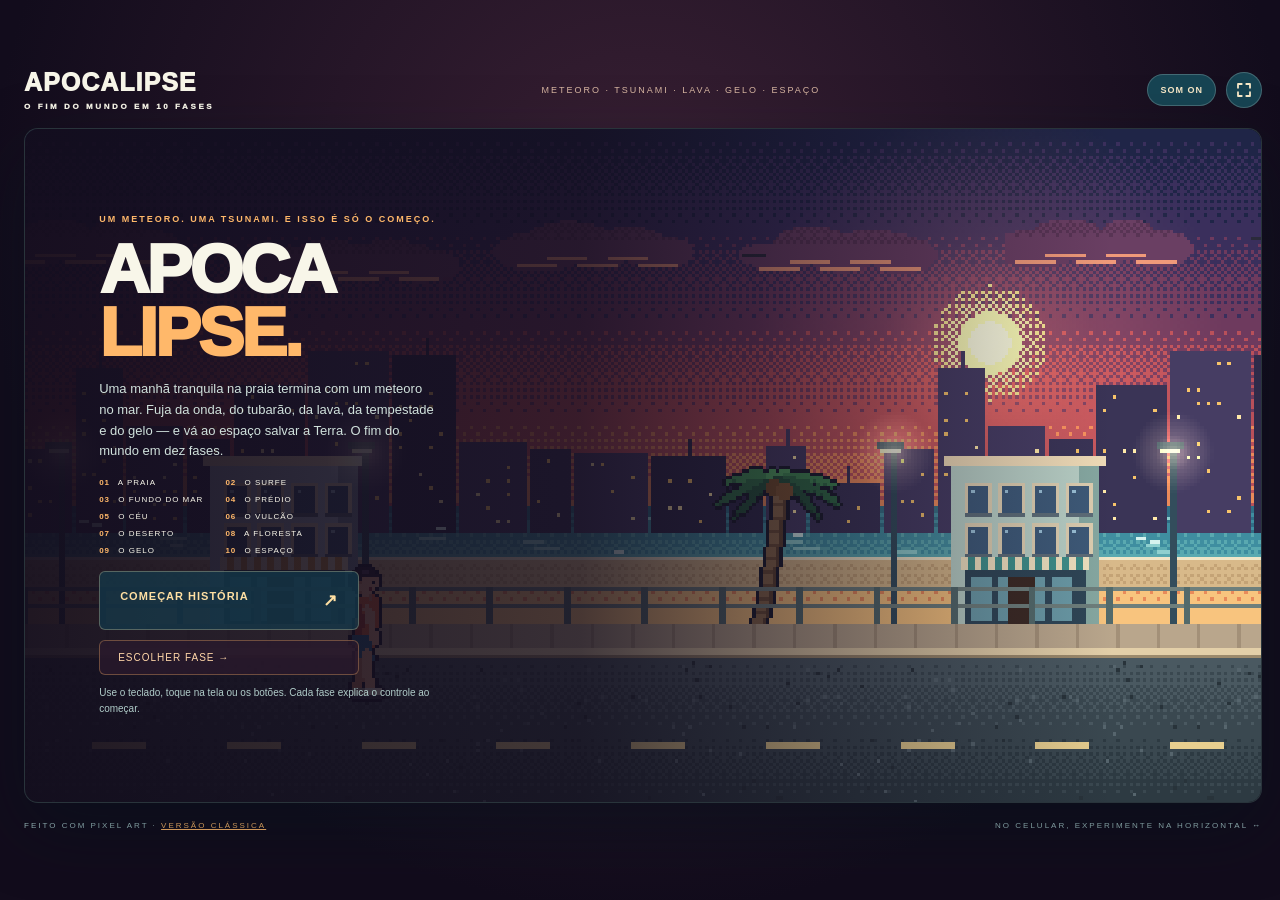
<file: index.html>
<!doctype html>
<html lang="pt-BR"><head><meta charset="UTF-8"><meta name="viewport" content="width=device-width,initial-scale=1,viewport-fit=cover"><meta name="theme-color" content="#120c1c"><meta name="mobile-web-app-capable" content="yes"><meta name="apple-mobile-web-app-capable" content="yes"><meta name="apple-mobile-web-app-status-bar-style" content="black-translucent"><link rel="manifest" href="manifest.json"><title>Apocalipse</title><link rel="stylesheet" href="style.css?v=2026-10-09.1"></head>
<body><main><header><a href="./" class="logo">APOCALIPSE<span>O FIM DO MUNDO EM 10 FASES</span></a><span class="edition">METEORO · TSUNAMI · LAVA · GELO · ESPAÇO</span><button id="sound" aria-label="Ativar ou desativar sons" aria-pressed="true">SOM ON</button><button id="fullscreen" aria-label="Tela cheia" aria-pressed="false" hidden><svg viewBox="0 0 24 24" width="18" height="18" aria-hidden="true"><path d="M4 9V4h5M15 4h5v5M20 15v5h-5M9 20H4v-5" fill="none" stroke="currentColor" stroke-width="2.4" stroke-linecap="round" stroke-linejoin="round"/></svg></button><button id="pause" aria-label="Pausar jogo" hidden>Ⅱ</button></header>
<div id="stage"><div id="loading" role="status"><b>PREPARANDO O FIM DO MUNDO</b><p id="loadingText">Desenhando cenários e personagens…</p><progress id="loadProgress" max="100" value="0"></progress></div><canvas id="scene" aria-label="Jogo de ação em pixel art: fuja da tsunami, do tubarão, da lava, da tempestade e do gelo, e desvie o meteoro no espaço"></canvas>
<div id="hud" hidden><div><span id="chapter">01 / A PRAIA</span><strong id="objective">ALCANCE A PRANCHA</strong></div><div class="right"><span id="life">0 / 3</span><strong id="meter">0 / 300 m</strong></div><div class="progress"><i id="bar"></i></div></div>
<div id="threat" hidden><span id="threatLabel">A ONDA ESTÁ NA RUA</span><div><i id="threatFill"></i></div></div>
<div id="stick" hidden aria-hidden="true"><i id="knob"></i><span>ARRASTE</span></div><button id="skip" hidden>PULAR ABERTURA →</button><div id="caption" role="status" aria-live="polite"></div>
<section id="overlay"><div class="kicker" id="kicker">UM METEORO. UMA TSUNAMI. E ISSO É SÓ O COMEÇO.</div><h1>APOCA<br><em>LIPSE.</em></h1><p id="story">Uma manhã tranquila na praia termina com um meteoro no mar. Fuja da onda, do tubarão, da lava, da tempestade e do gelo — e vá ao espaço salvar a Terra. O fim do mundo em dez fases.</p>
<ol id="chapters"><li><b>01</b> A PRAIA</li><li><b>02</b> O SURFE</li><li><b>03</b> O FUNDO DO MAR</li><li><b>04</b> O PRÉDIO</li><li><b>05</b> O CÉU</li><li><b>06</b> O VULCÃO</li><li><b>07</b> O DESERTO</li><li><b>08</b> A FLORESTA</li><li><b>09</b> O GELO</li><li><b>10</b> O ESPAÇO</li></ol>
<button id="continue" hidden></button><button id="start" disabled>COMEÇAR HISTÓRIA <span>↗</span></button><button id="choose" disabled aria-expanded="false">ESCOLHER FASE →</button><div id="phaseList" hidden></div><p id="instructions">Use o teclado, toque na tela ou os botões. Cada fase explica o controle ao começar.</p></section>
<div id="controls" hidden><div id="laneControls" hidden><button id="left" aria-label="Coluna da esquerda">←</button><button id="right" aria-label="Coluna da direita">→</button></div><div id="bikeControls" hidden><button id="duck" aria-label="Abaixar">ABAIXAR ↓</button></div><div id="holdControls" hidden><button id="hold" aria-label="Segurar">SEGURAR</button></div><button id="jump">PULAR ↗</button></div></div>
<footer><span>FEITO COM PIXEL ART · <a href="classico/">VERSÃO CLÁSSICA</a></span><span id="tip">NO CELULAR, EXPERIMENTE NA HORIZONTAL ↔</span></footer></main><script>/* Versão dos arquivos: ao publicar mudanças, troque o número em todos os ?v= desta página para o celular não misturar arquivos antigos e novos. */addEventListener('error',e=>{const t=document.getElementById('loadingText');if(t&&!document.getElementById('loading').hidden)t.textContent='Erro ao carregar ('+(e.message||'arquivo')+'). Recarregue a página.';});</script><script src="engine.js?v=2026-10-09.1"></script><script src="pixel.js?v=2026-10-09.1"></script><script src="renderer.js?v=2026-10-09.1"></script><script src="audio.js?v=2026-10-09.1"></script><script src="game.js?v=2026-10-09.1"></script></body></html>
</file>
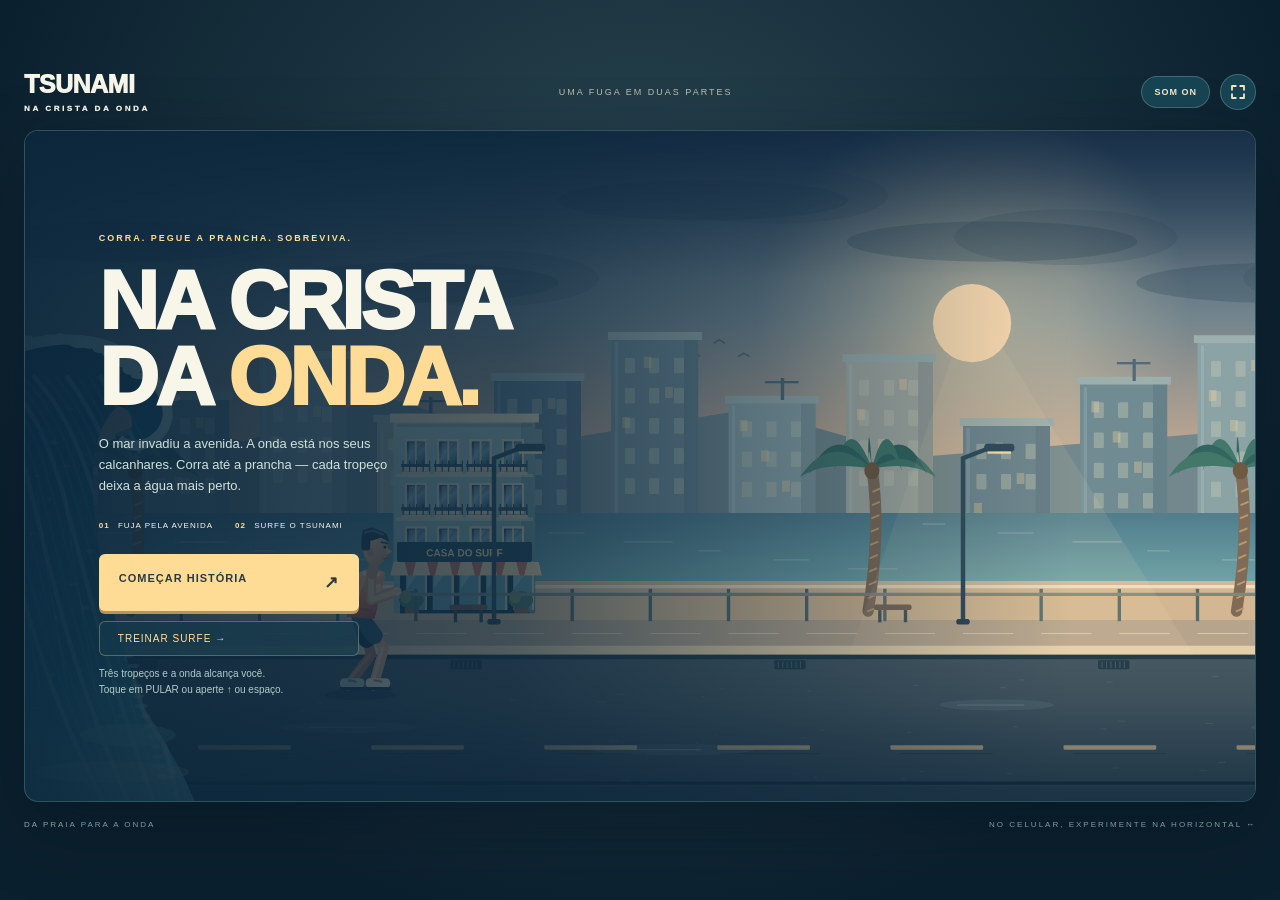
<file: classico/index.html>
<!doctype html>
<html lang="pt-BR"><head><meta charset="UTF-8"><meta name="viewport" content="width=device-width,initial-scale=1,viewport-fit=cover"><meta name="theme-color" content="#092f3c"><meta name="mobile-web-app-capable" content="yes"><meta name="apple-mobile-web-app-capable" content="yes"><meta name="apple-mobile-web-app-status-bar-style" content="black-translucent"><link rel="manifest" href="manifest.json"><title>Tsunami — Na crista da onda</title><link rel="stylesheet" href="style.css"></head>
<body><main><header><a href="./" class="logo">TSUNAMI<span>NA CRISTA DA ONDA</span></a><span class="edition">UMA FUGA EM DUAS PARTES</span><button id="sound" aria-label="Ativar ou desativar sons" aria-pressed="true">SOM ON</button><button id="fullscreen" aria-label="Tela cheia" aria-pressed="false" hidden><svg viewBox="0 0 24 24" width="18" height="18" aria-hidden="true"><path d="M4 9V4h5M15 4h5v5M20 15v5h-5M9 20H4v-5" fill="none" stroke="currentColor" stroke-width="2.4" stroke-linecap="round" stroke-linejoin="round"/></svg></button><button id="pause" aria-label="Pausar jogo" hidden>Ⅱ</button></header>
<div id="stage"><div id="loading" role="status"><b>PREPARANDO A FUGA</b><p id="loadingText">Preparando cenários e animações…</p><progress id="loadProgress" max="100" value="0"></progress></div><canvas id="scene" aria-label="Jogo lateral: escape da onda na avenida, pegue a prancha e surfe no tsunami"></canvas>
<div id="hud" hidden><div><span id="chapter">01 / A PRAIA</span><strong id="objective">PEGUE A PRANCHA</strong></div><div class="right"><span id="life">♥ ♥ ♥</span><strong id="meter">0 / 300 m</strong></div><div class="progress"><i id="bar"></i></div></div>
<div id="threat" hidden><span id="threatLabel">A ONDA ESTÁ NA RUA</span><div><i id="threatFill"></i></div></div>
<button id="skip" hidden>PULAR ABERTURA →</button><div id="caption" role="status" aria-live="polite"></div>
<section id="overlay"><div class="kicker">CORRA. PEGUE A PRANCHA. SOBREVIVA.</div><h1>NA CRISTA<br>DA <em>ONDA.</em></h1><p id="story">O mar invadiu a avenida. A onda está nos seus calcanhares. Corra até a prancha — cada tropeço deixa a água mais perto.</p><div id="chapters"><span><b>01</b> FUJA PELA AVENIDA</span><span><b>02</b> SURFE O TSUNAMI</span></div><button id="start" disabled>COMEÇAR HISTÓRIA <span>↗</span></button><button id="practice" disabled>TREINAR SURFE →</button><p id="instructions">Três tropeços e a onda alcança você.<br>Toque em PULAR ou aperte ↑ ou espaço.</p></section>
<div id="controls" hidden><div id="surfControls" hidden><button id="up" aria-label="Subir na onda">↑</button><button id="down" aria-label="Descer na onda">↓</button></div><button id="jump">PULAR ↗</button></div></div>
<footer><span>DA PRAIA PARA A ONDA</span><span id="tip">NO CELULAR, EXPERIMENTE NA HORIZONTAL ↔</span></footer></main><script src="engine.js"></script><script src="renderer.js"></script><script src="deluxe-renderer.js"></script><script src="audio.js"></script><script src="game.js"></script></body></html>
</file>
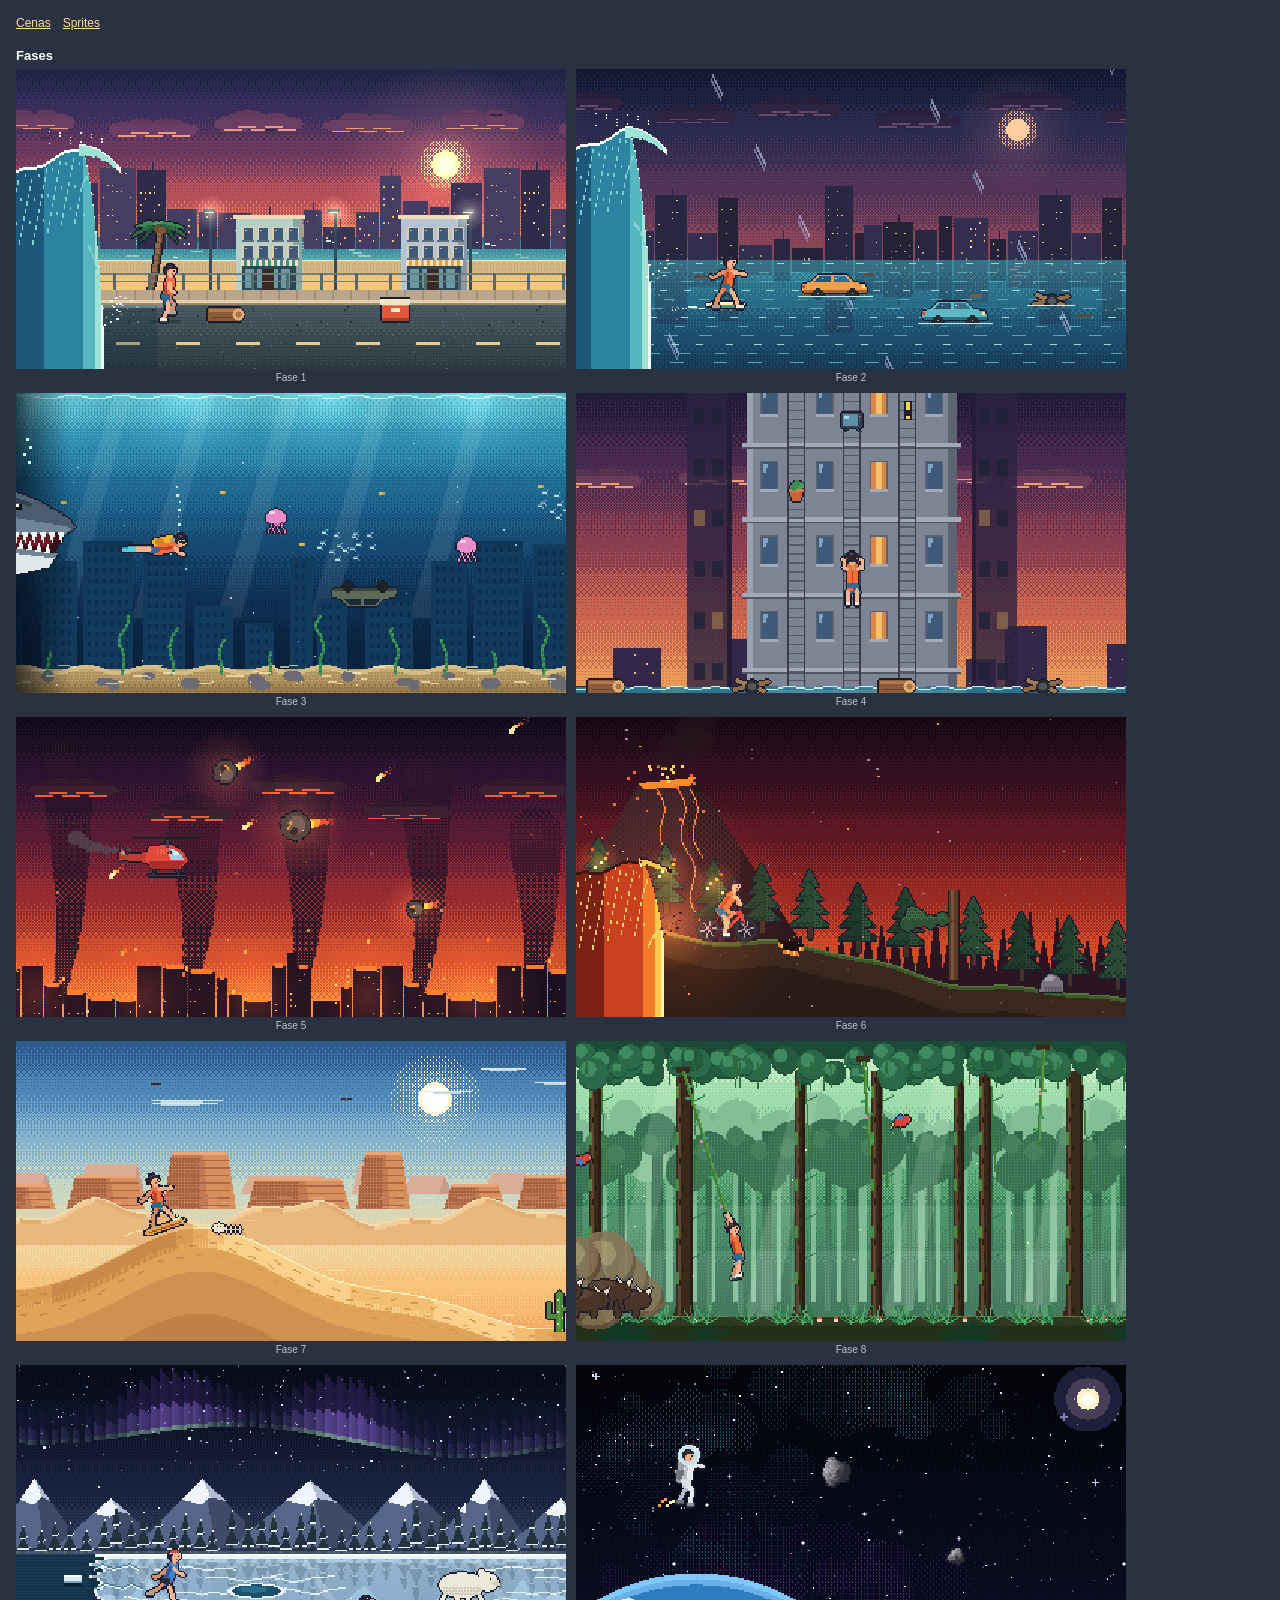
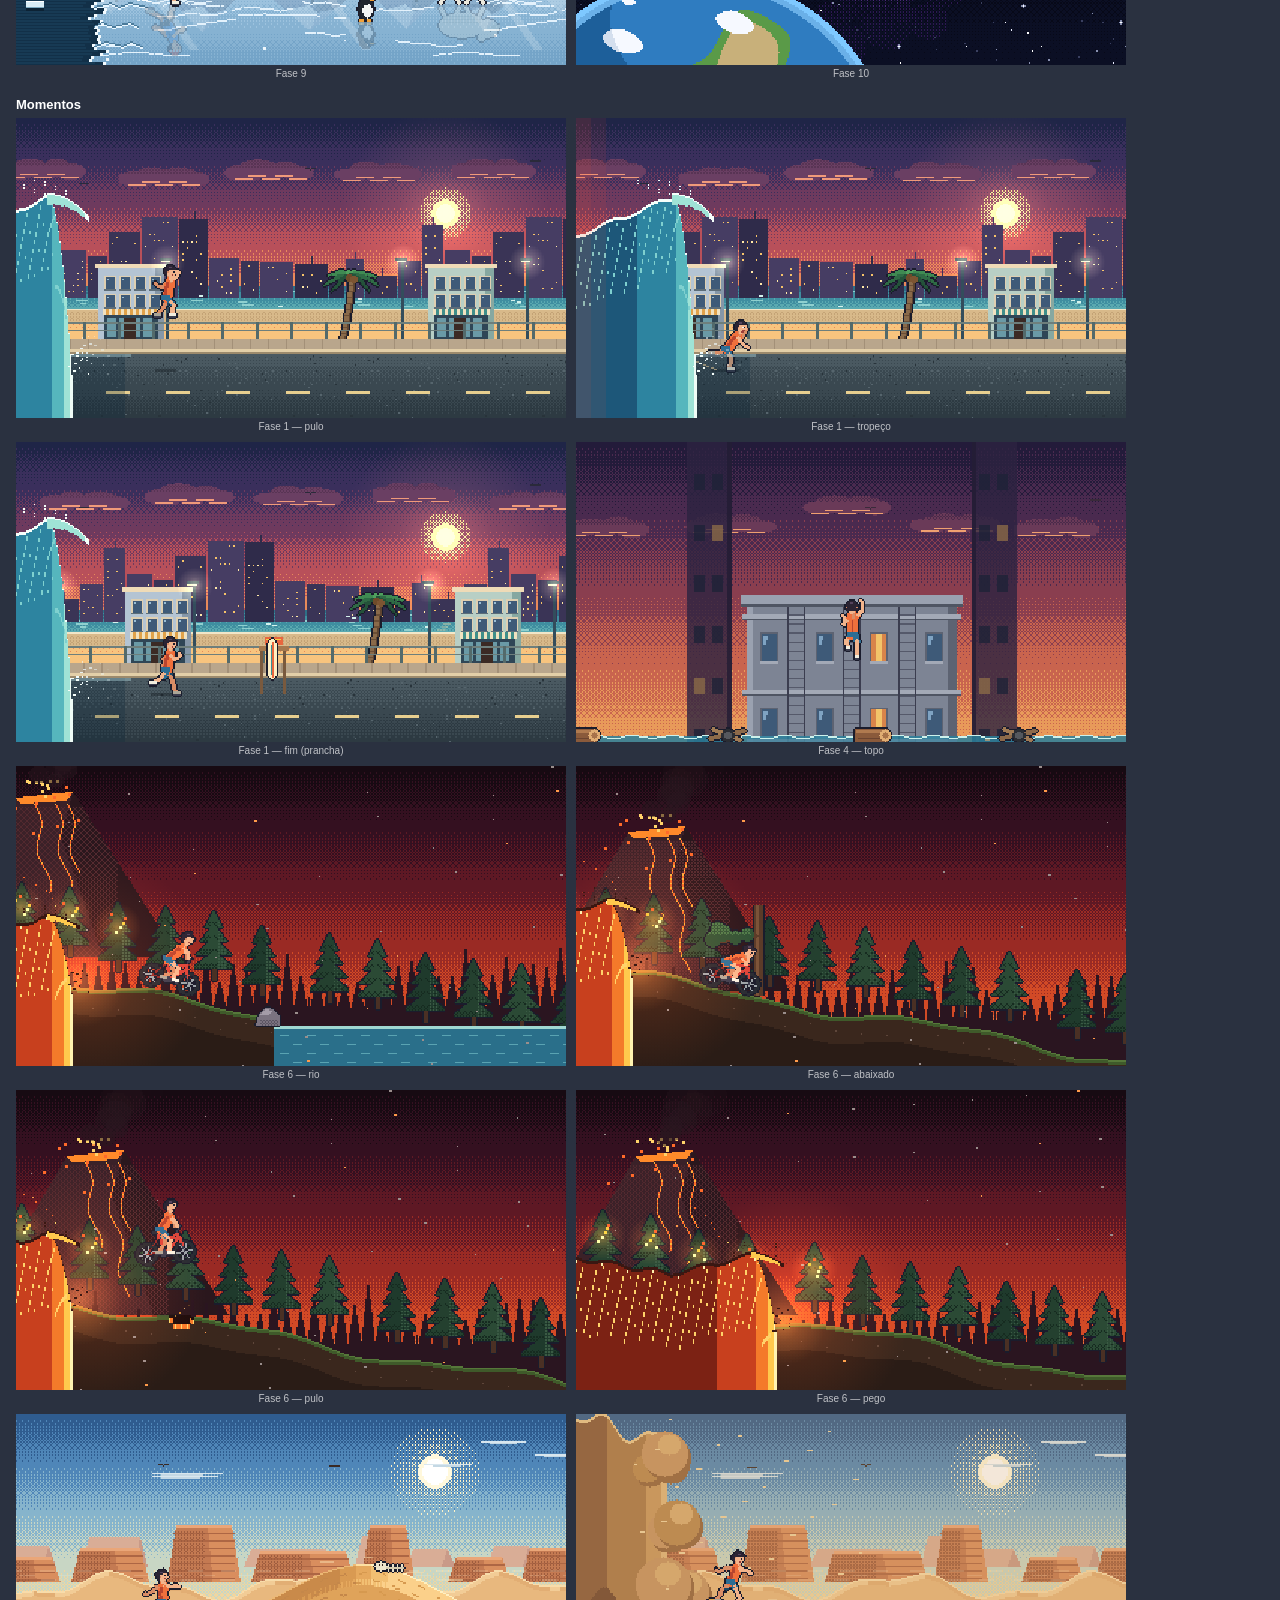
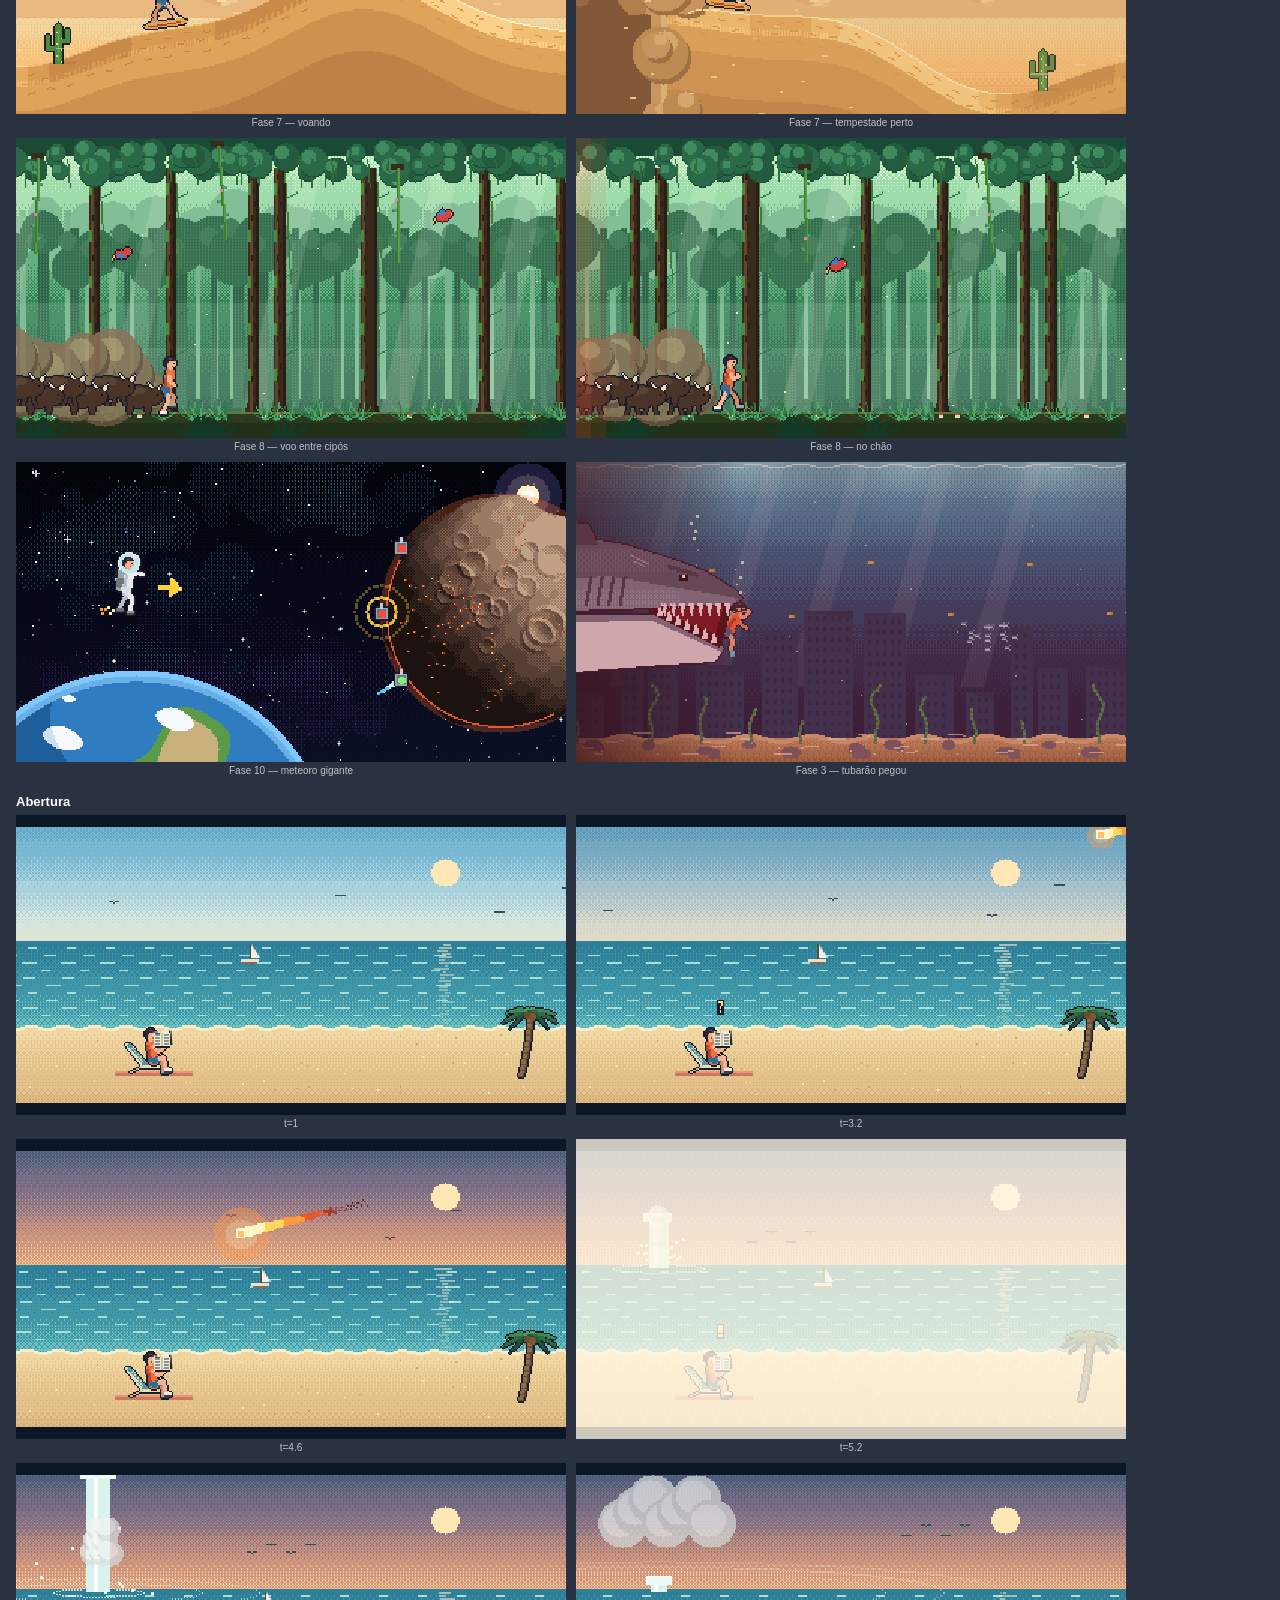
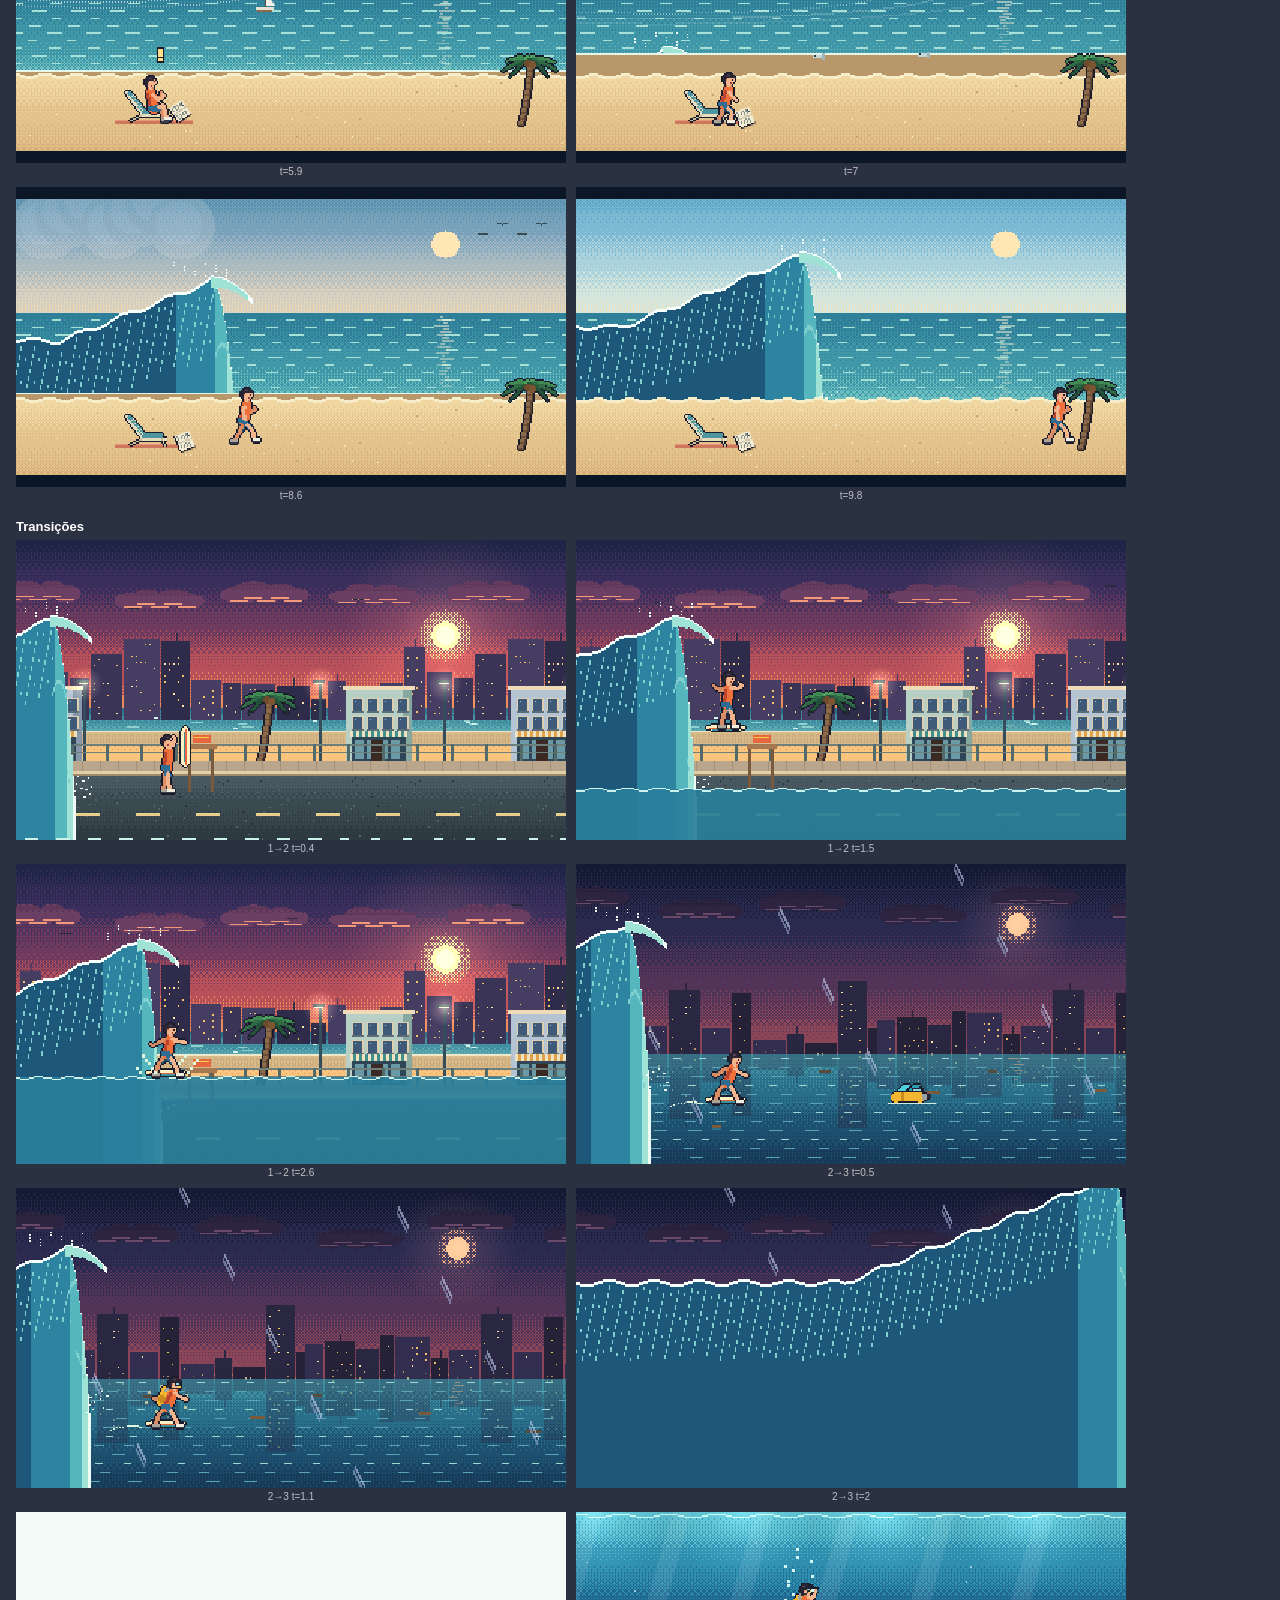
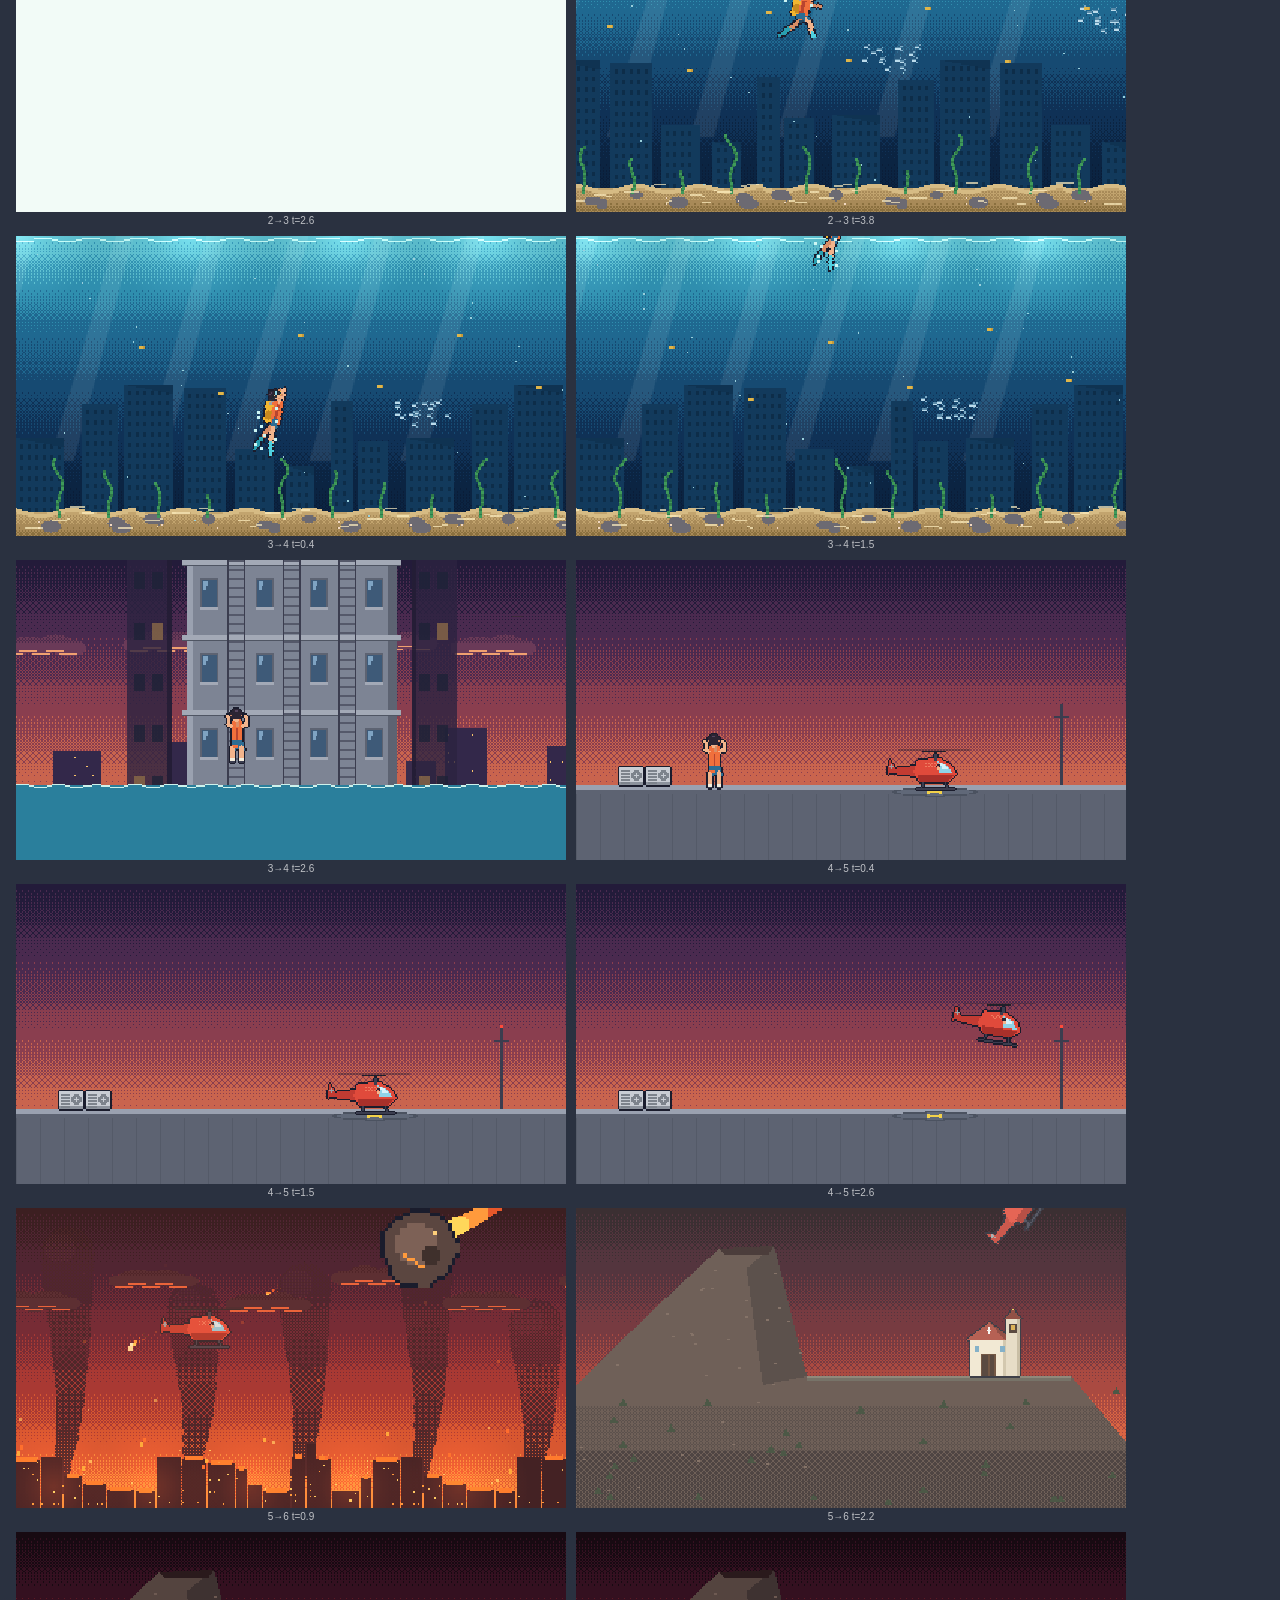
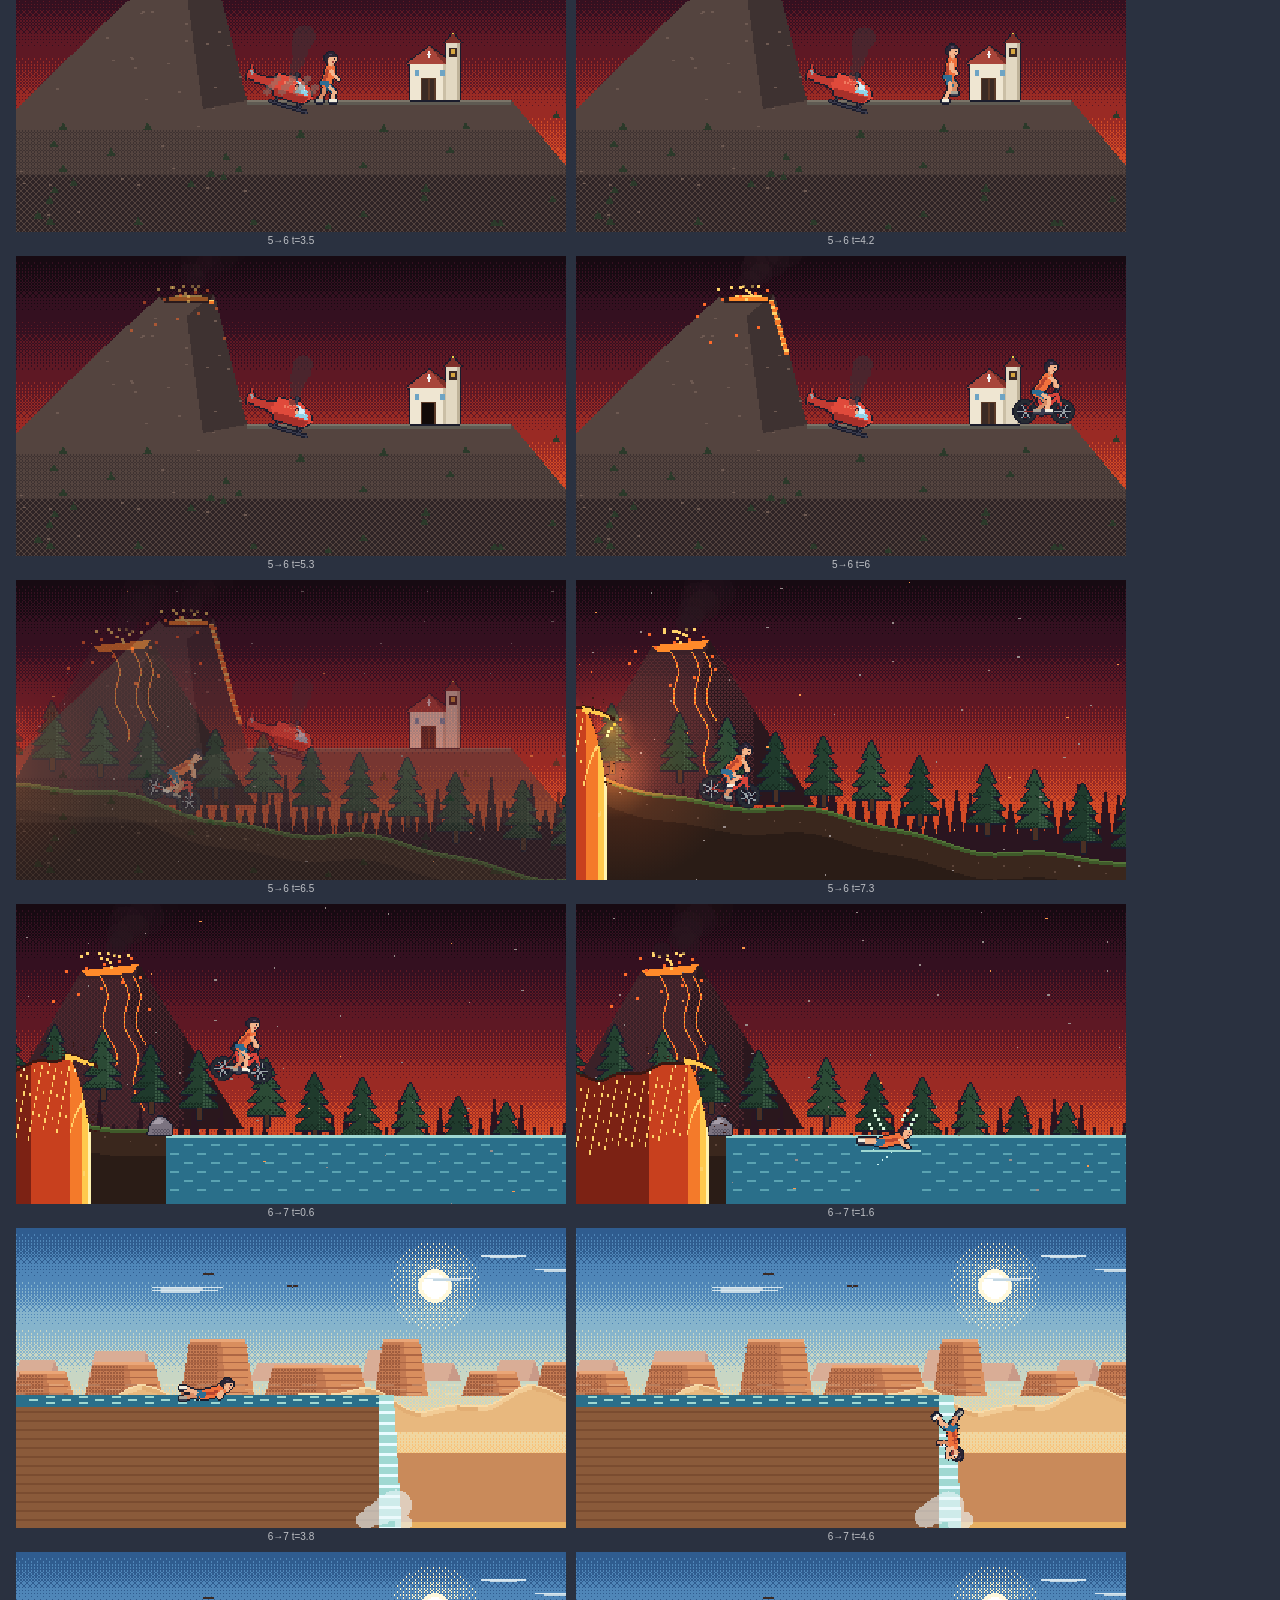
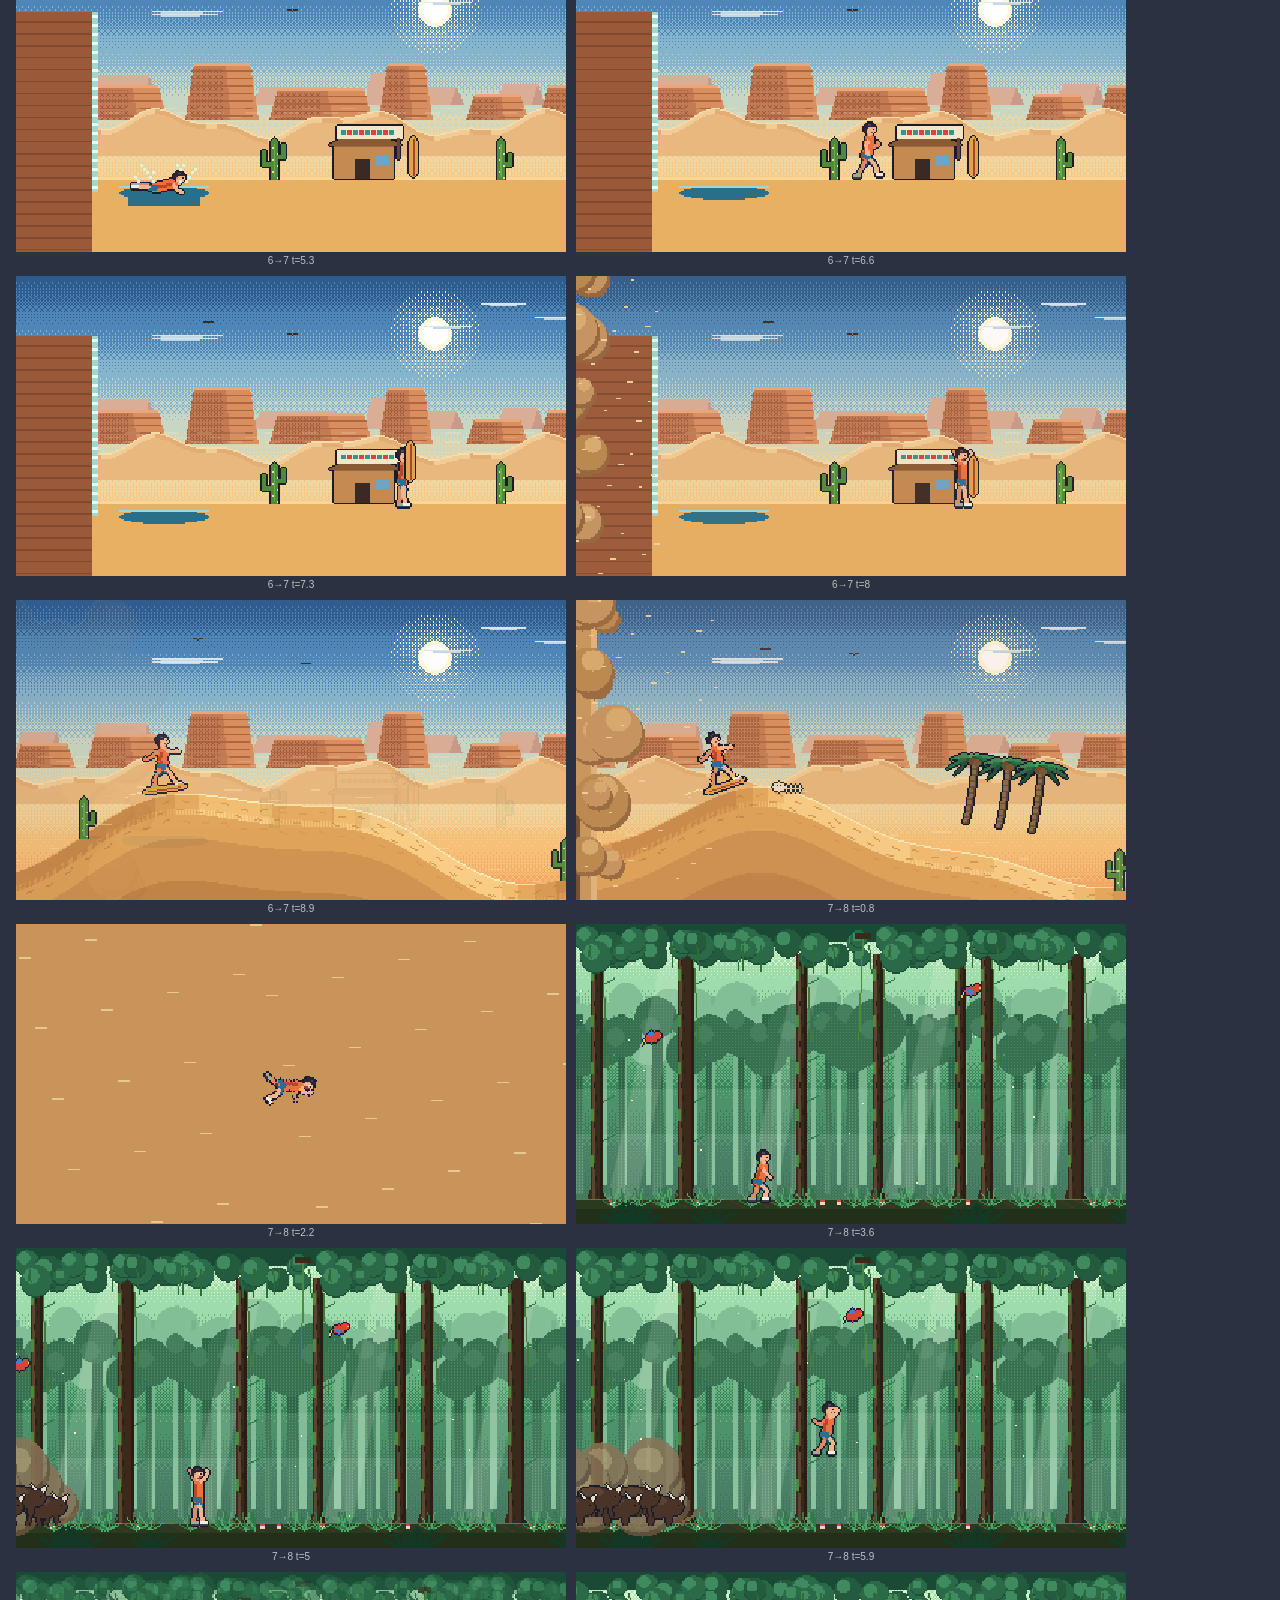
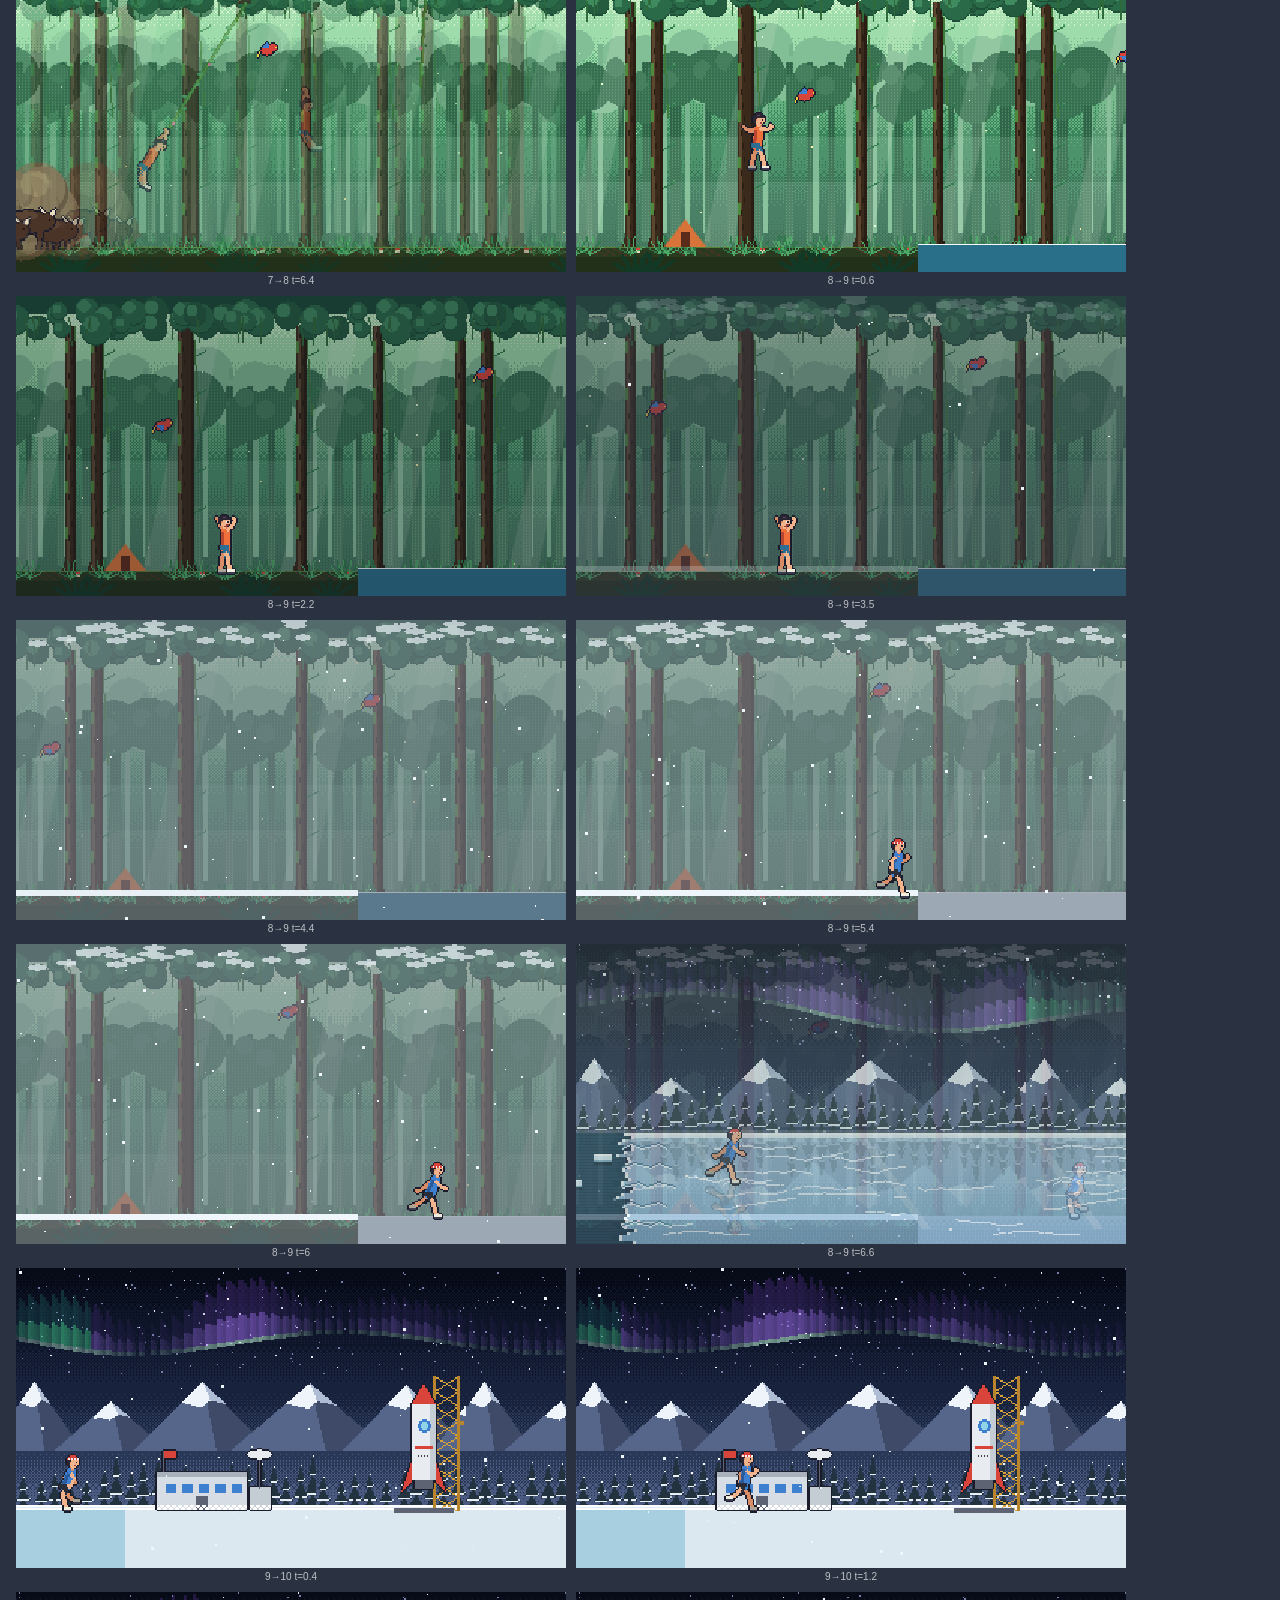
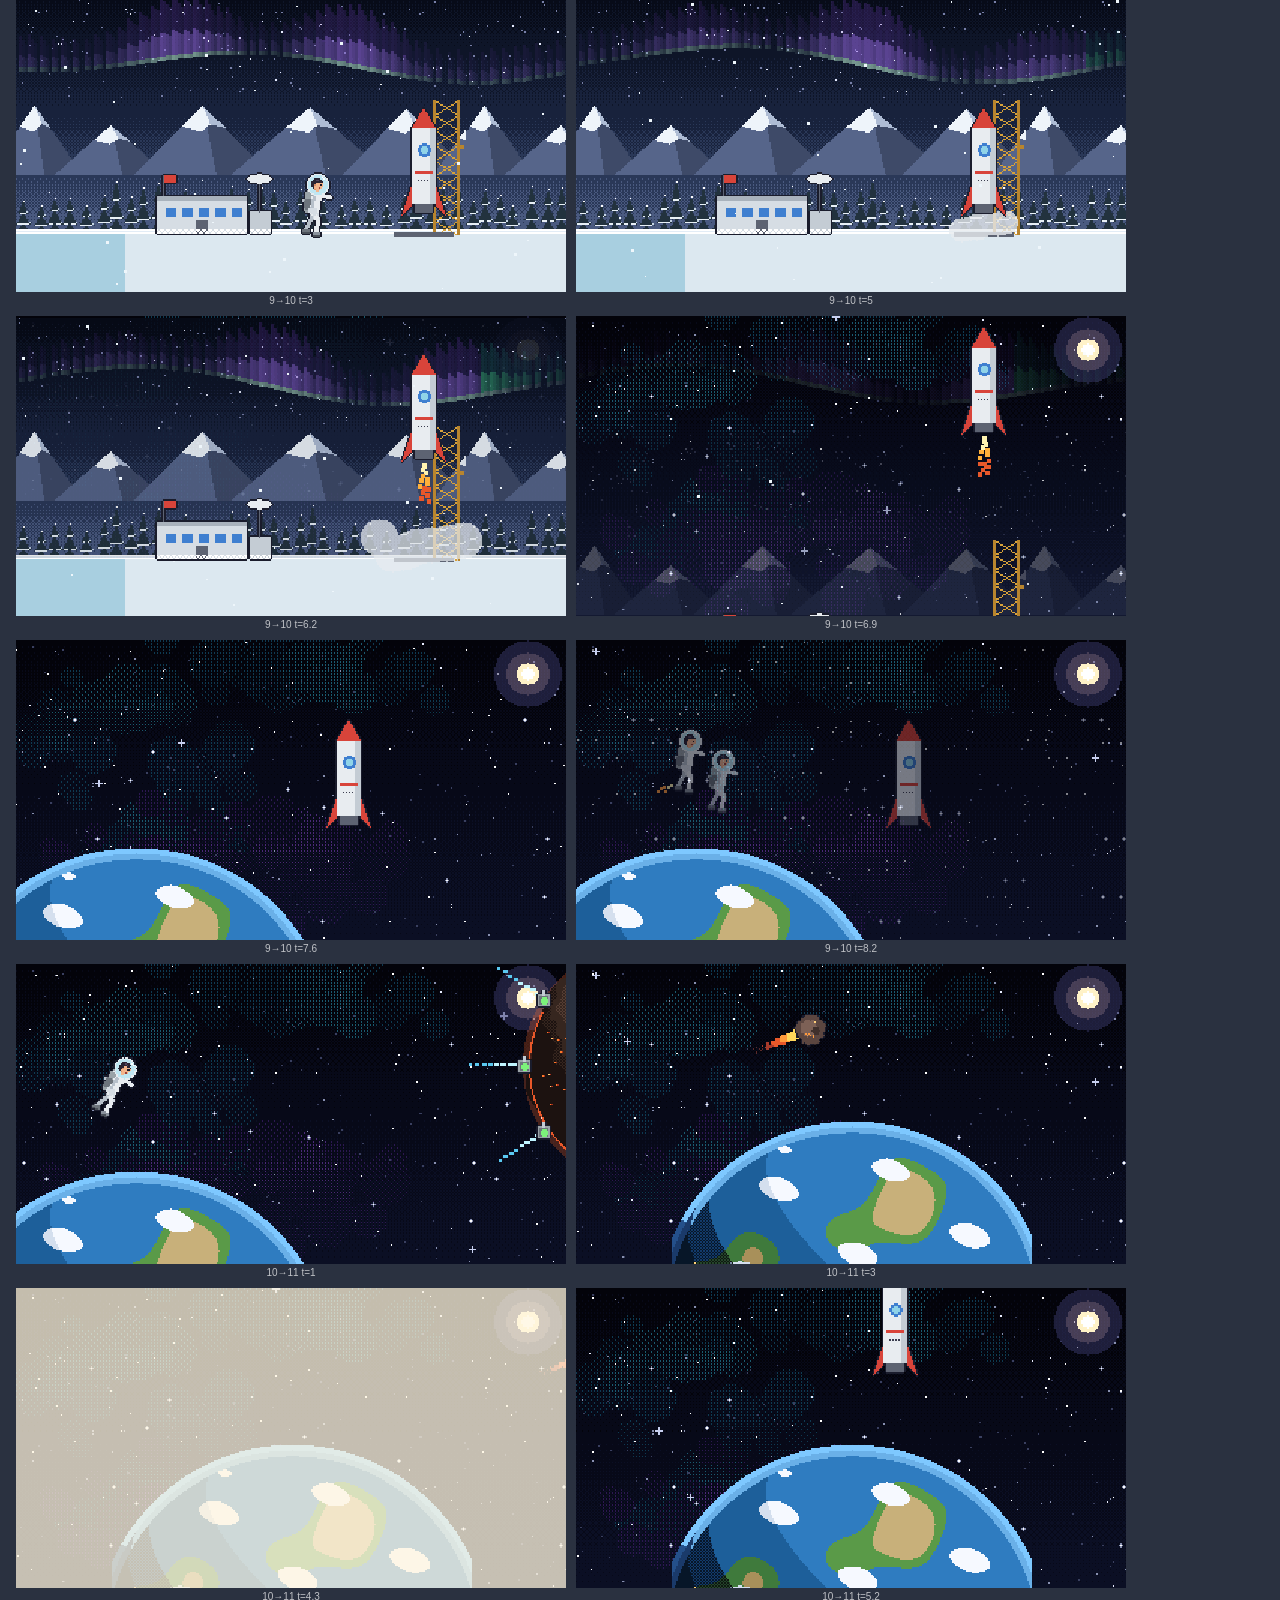
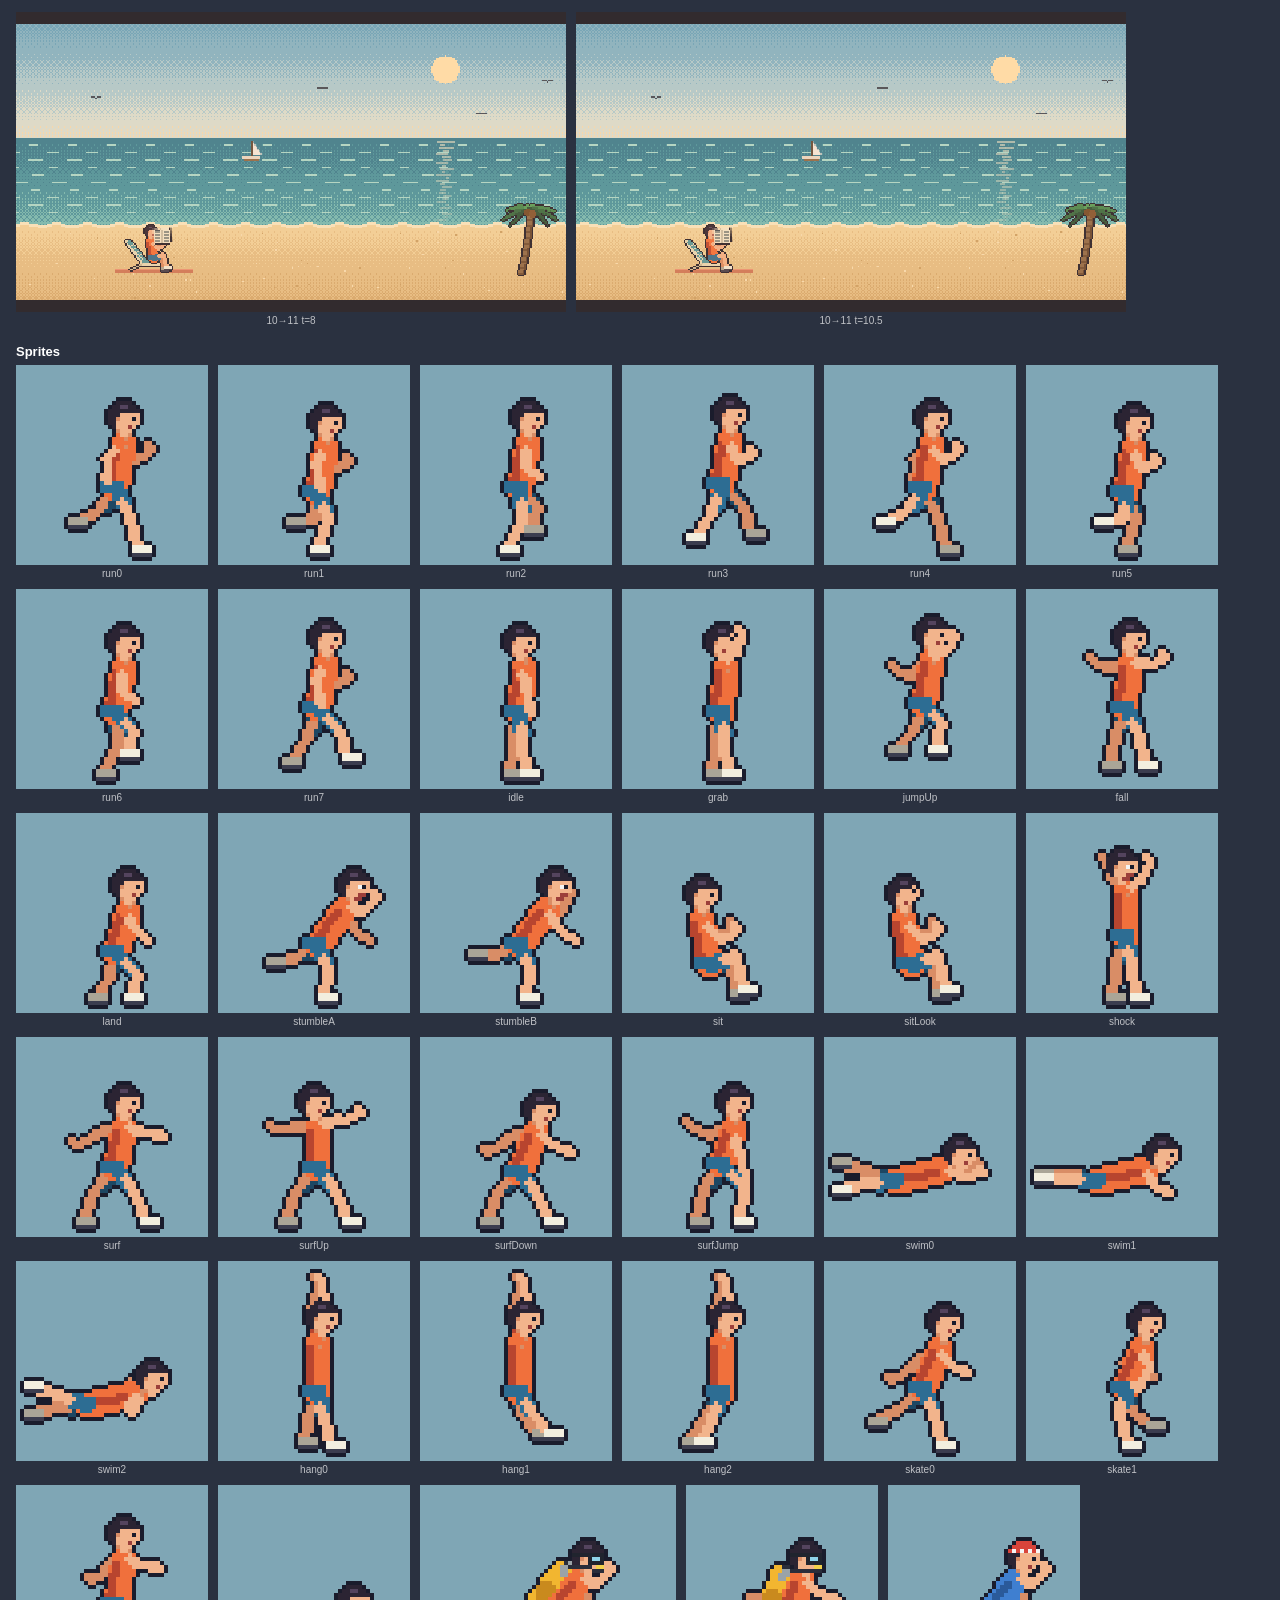
<file: visual-check.html>
<!doctype html><meta charset="utf-8"><title>Apocalipse — verificação visual</title>
<style>body{margin:16px;background:#2a3140;color:#fff;font:12px Arial}h2{font-size:13px;margin:18px 0 6px}.row{display:flex;flex-wrap:wrap;gap:10px;align-items:flex-end}figure{margin:0;text-align:center}canvas{image-rendering:pixelated;display:block}.sprite{background:#7fa6b5}.scene{width:550px;height:300px;background:#102f41;overflow:hidden}figcaption{font-size:10px;opacity:.7;margin-top:3px}nav a{color:#ffdc96;margin-right:12px}</style>
<nav><a href="#cenas">Cenas</a><a href="#sprites">Sprites</a></nav>
<div id="out"></div>
<script src="engine.js"></script><script src="pixel.js"></script><script src="renderer.js"></script><script>
const out=document.getElementById('out');
function section(id,title){const h=document.createElement('h2');h.id=id;h.textContent=title;const row=document.createElement('div');row.className='row';out.append(h,row);return row;}
function scene(row,name,setup){const f=document.createElement('figure'),box=document.createElement('div'),c=document.createElement('canvas');box.className='scene';box.append(c);const cap=document.createElement('figcaption');cap.textContent=name;f.append(box,cap);row.append(f);
 const r=new PixelRenderer(c),g=new ApocalipseGame(()=>.37);g.viewWidth=r.width;setup(g,r);r.draw(g);}
const objs={
 0:[{x:420,type:'log'},{x:760,type:'cooler'}],
 1:[{x:520,y:.3,type:'car',variant:0,seed:1},{x:760,y:.65,type:'car',variant:2,seed:2},{x:950,y:.45,type:'debris',seed:3}],
 2:[{x:520,y:.3,type:'jelly',seed:1},{x:700,y:.7,type:'wreck',variant:1,seed:2},{x:900,y:.45,type:'jelly',seed:3}],
 3:[{lane:0,y:200,type:'pot',warn:0},{lane:2,y:-90,type:'ac',warn:.3},{lane:1,y:60,type:'tv',warn:0}],
 4:[{x:560,y:.3,type:'meteor',size:1.3,vx:-100,vy:.1,seed:1},{x:800,y:.7,type:'meteor',size:.8,vx:-60,vy:.2,seed:2},{x:420,y:.05,type:'meteor',size:1,vx:-60,vy:.4,seed:3}],
 5:[{x:430,type:'crack'},{x:700,type:'branch'},{x:950,type:'rock'}],
 8:[{x:480,y:.3,type:'hole',seed:1},{x:700,y:.65,type:'penguin',seed:2,vy:.1},{x:900,y:.45,type:'bear',seed:3}],
 9:[{x:520,y:.3,type:'asteroid',size:1.2,vx:80,vy:0,seed:1},{x:760,y:.7,type:'asteroid',size:.8,vx:60,vy:0,seed:2}]
};
const play=section('cenas','Fases');
for(let p=0;p<PHASES.length;p++)scene(play,'Fase '+(p+1),(g,r)=>{g.start(p);g.intro=0;g.time=3.3;if(p<6){g.scroll=1600;g.speed=260;}g.runCycle=.3;g.objects=(objs[p]||[]).map(o=>({...o,hit:false}));if(p===6){for(let i=0;i<300;i++)g.update(1/120,{hold:duneSlope(g.scroll)<.05});}if(p===7){for(let i=0;i<200;i++)g.update(1/120,{hold:true});}if(p===8){g.surfY=.5;g.playerX=300;g.trips=1;g.waveFront=175;}if(p===9){g.surfY=.45;}if(p===1||p===2){g.surfY=.5;g.playerX=300;}if(p===3)g.distance=10;if(p===4){g.surfY=.45;g.health=2;}if(p===0||p===5){g.waveFront=175;g.trips=1;}});
const extra=section('extra','Momentos');
scene(extra,'Fase 1 — pulo',(g)=>{g.start(0);g.intro=0;g.time=2;g.scroll=900;g.speed=260;g.y=90;g.vy=200;});
scene(extra,'Fase 1 — tropeço',(g)=>{g.start(0);g.intro=0;g.time=2;g.scroll=900;g.speed=90;g.stumble=.6;g.trips=2;g.waveFront=240;});
scene(extra,'Fase 1 — fim (prancha)',(g)=>{g.start(0);g.intro=0;g.time=2;g.scroll=6200;g.speed=260;g.distance=290;g.runCycle=.6;});
scene(extra,'Fase 4 — topo',(g)=>{g.start(3);g.intro=0;g.time=2;g.scroll=29.3*150;g.distance=29.3;g.runCycle=.5;});
scene(extra,'Fase 6 — rio',(g)=>{g.start(5);g.intro=0;g.time=2;g.scroll=10100;g.distance=470;g.runCycle=.2;});
scene(extra,'Fase 6 — abaixado',(g)=>{g.start(5);g.intro=0;g.time=2;g.scroll=3000;g.speed=340;g.duckTime=.3;g.objects=[{x:310,type:'branch',hit:false}];});
scene(extra,'Fase 6 — pulo',(g)=>{g.start(5);g.intro=0;g.time=2;g.scroll=3300;g.speed=340;g.y=100;g.vy=100;g.objects=[{x:330,type:'crack',hit:false}];});
scene(extra,'Fase 6 — pego',(g)=>{g.start(5);g.state='caught';g.caughtTime=.6;g.waveFront=400;g.scroll=2000;});
scene(extra,'Fase 7 — voando',(g)=>{g.start(6);g.intro=0;g.time=2;let i=0;while(g.grounded&&i++<3000)g.update(1/120,{hold:g.grounded?duneSlope(g.scroll)<.05:false});for(let k=0;k<20;k++)g.update(1/120,{});});
scene(extra,'Fase 7 — tempestade perto',(g)=>{g.start(6);g.intro=0;g.time=2;g.gap=120;});
scene(extra,'Fase 8 — voo entre cipós',(g)=>{g.start(7);g.intro=0;for(let i=0;i<120*3;i++)g.update(1/120,{hold:g.mode==='swing'?!(g.theta>.5&&g.omega>0):g.wx<g.anchor.x+200&&false});});
scene(extra,'Fase 8 — no chão',(g)=>{g.start(7);g.intro=0;g.mode='ground';g.wy=126;g.trips=2;g.waveFront=260;g.runCycle=.4;});
scene(extra,'Fase 10 — meteoro gigante',(g)=>{g.start(9);g.intro=0;g.field=16;g.update(1/120);g.boss.x=g.viewWidth-130;g.beacons[0].done=true;g.distance=1;g.time=3;});
scene(extra,'Fase 3 — tubarão pegou',(g)=>{g.start(2);g.state='caught';g.caughtTime=.8;g.waveFront=400;g.surfY=.5;});
const open=section('abertura','Abertura');
for(const t of [1,3.2,4.6,5.2,5.9,7,8.6,9.8])scene(open,'t='+t,(g)=>{g.beginOpening();g.openingTime=t;g.time=t;});
const trans=section('transicoes','Transições');
const TIMES={1:[.5,1.1,2.0,2.6,3.8],4:[.9,2.2,3.5,4.2,5.3,6.0,6.5,7.3],5:[.6,1.6,3.8,4.6,5.3,6.6,7.3,8.0,8.9],6:[.8,2.2,3.6,5.0,5.9,6.4],7:[.6,2.2,3.5,4.4,5.4,6.0,6.6],8:[.4,1.2,3.0,5.0,6.2,6.9,7.6,8.2],9:[1,3,4.3,5.2,8,10.5]};
for(let k=0;k<PHASES.length;k++)for(const t of (TIMES[k]||[.4,1.5,2.6]))scene(trans,`${k+1}→${k+2} t=${t}`,(g)=>{g.start(k);g.state='transition';g.transitionFrom=k;g.transitionTime=t;g.time=t;g.scroll=1200;g.waveFront=110;});
const spr=section('sprites','Sprites');
function showSprite(name,img,zoom=4){const f=document.createElement('figure'),c=document.createElement('canvas');c.className='sprite';c.width=img.width;c.height=img.height;c.getContext('2d').drawImage(img,0,0);c.style.width=img.width*zoom+'px';const cap=document.createElement('figcaption');cap.textContent=name;f.append(c,cap);spr.append(f);}
Art.hero.run.forEach((c,i)=>showSprite('run'+i,c));for(const [k,v] of Object.entries(Art.hero))if(v instanceof HTMLCanvasElement)showSprite(k,v);Art.hero.climb.forEach((c,i)=>showSprite('climb'+i,c));
for(const k of ['board','boardUp','rack','log','cooler','debris','pot','ac','tv','rock','trunk','palm','chair','paper','helipad','diveKit','chapel','branch','bike','sandboardUp','bones','hut','hole','rocket','gantry','base'])showSprite(k,Art[k],3);
for(const k of ['cactus','buffalo','parrot','penguin','bear','asteroid','beacon'])Art[k].forEach((c,i)=>showSprite(k+i,c,3));for(const k of ['ride','crouch','air'])showSprite('sand-'+k,Art.sand[k]);
Art.hero.dive.forEach((c,i)=>showSprite('dive'+i,c));Art.rider.pedal.forEach((c,i)=>showSprite('pedal'+i,c));showSprite('duck',Art.rider.duck);showSprite('stand',Art.rider.stand);
for(const k of ['cars','wreck','jelly','shark','sharkHead','meteor','heli','pine','tree'])Art[k].forEach((c,i)=>showSprite(k+i,c,3));
</script>
</file>
<file: style.css>
*{box-sizing:border-box}html,body{margin:0;min-height:100%;background:#082a36;color:#f8f6e9;font-family:Arial,sans-serif}body{display:grid;place-items:center;min-height:100dvh}main{width:min(1200px,100%);padding:0 24px}header{height:90px;display:flex;align-items:center;justify-content:space-between;gap:20px}.logo{font-size:25px;font-weight:950;letter-spacing:-1px;text-decoration:none;color:#f8f6e9}.logo span{display:block;font-size:8px;letter-spacing:2.6px;margin-top:5px}.edition,footer{font-size:9px;letter-spacing:2px;color:#9fbdc0}button{cursor:pointer;font:inherit;touch-action:none;-webkit-tap-highlight-color:transparent}#pause{width:40px;height:40px;border-radius:50%;border:1px solid #b7d0d066;background:#174453;color:white}#stage{height:min(70dvh,650px);min-height:380px;position:relative;border-radius:16px;overflow:hidden;isolation:isolate;background:#8dcdd1;box-shadow:0 25px 70px #00151c66}canvas{width:100%;height:100%;display:block;touch-action:none}#overlay{position:absolute;inset:0;padding:6% 6%;background:linear-gradient(90deg,#092f3cf2 0%,#092f3cce 37%,#092f3c00 80%);display:flex;flex-direction:column;justify-content:center;align-items:flex-start}.kicker{font-size:9px;letter-spacing:2px;font-weight:bold;color:#c1e98b}h1{font-size:clamp(38px,6.7vw,82px);font-weight:950;line-height:.92;letter-spacing:-3px;margin:20px 0}h1 em{font-style:normal;color:#d8f691}#story{font-size:13px;line-height:1.6;color:#d0e1dc;max-width:310px;margin:0}#chapters{display:flex;gap:22px;font-size:8px;letter-spacing:1px;margin:24px 0}#chapters b{color:#d8f691;margin-right:5px}#start{background:#d8f691;color:#173b3e;border:0;border-radius:6px;padding:18px 20px;font-size:11px;font-weight:800;letter-spacing:1px;min-width:260px;text-align:left}#start span{float:right;font-size:17px}#instructions{font-size:10px;line-height:1.6;color:#b0ccc9;margin-bottom:0}#hud{position:absolute;left:28px;right:28px;top:22px;display:flex;justify-content:space-between;gap:20px;text-shadow:0 1px 6px #154453}#hud span{font-size:10px;font-weight:700;letter-spacing:1.5px}#hud strong{display:block;font-size:17px;margin-top:6px}.right{text-align:right}#life{color:#ffdbb3}.progress{position:absolute;top:64px;left:0;right:0;height:3px;background:#fff4}.progress i{display:block;background:#d8f691;height:100%;width:0}#caption{position:absolute;top:110px;left:15%;right:15%;text-align:center;font-weight:bold;font-size:14px;color:white;text-shadow:0 2px 6px #092f3c;pointer-events:none}#controls{position:absolute;bottom:20px;left:24px;right:24px;display:flex;justify-content:space-between;align-items:end;pointer-events:none}#controls button{pointer-events:auto;user-select:none;background:#103c51c9;border:1px solid #ffffff70;color:white;border-radius:12px;height:60px;width:65px;font-size:26px}#surfControls{display:flex;gap:10px}#controls #jump{margin-left:auto;width:125px;background:#d8f691;color:#193e42;font-size:12px;font-weight:bold;border:0}footer{display:flex;justify-content:space-between;padding:23px 0;gap:15px;font-size:8px}[hidden]{display:none!important}button:focus-visible,a:focus-visible{outline:3px solid white;outline-offset:3px}@media(max-width:600px){main{padding:0 10px}header{height:70px}.edition{display:none}#stage{height:75dvh;min-height:490px}#overlay{padding:30px 24px;background:linear-gradient(90deg,#092f3ce8,#092f3c60)}h1{font-size:57px}#chapters{gap:12px;font-size:7px}#hud{left:18px;right:18px}#hud strong{font-size:13px}#tip{max-width:165px;text-align:right;line-height:1.6}#caption{font-size:12px;left:8%;right:8%}}@media(max-height:500px) and (orientation:landscape){main{padding:0}header{height:45px;padding:0 20px}.logo{font-size:17px}.logo span{font-size:6px}#stage{height:calc(100dvh - 45px);min-height:0;border-radius:0}footer{display:none}#overlay{padding:20px 35px}h1{font-size:44px;margin:12px 0}#story{font-size:11px;max-width:330px}#chapters{margin:12px 0}#start{padding:13px 18px}#instructions{font-size:9px}#hud{top:12px}#caption{top:93px}#controls{bottom:12px}#controls button{height:48px}}
/* Cinematic frame; preserve artwork proportions on every display. */
body{background:radial-gradient(ellipse at 50% 30%,#294550,#0b202e 75%)}main{width:min(1440px,100%)}header{height:76px}.logo{letter-spacing:-.5px}.edition{color:#c0beb1}#stage{height:auto;aspect-ratio:11/6;min-height:0;max-height:780px;border:1px solid #67868a55;border-radius:14px;background:#173645}#overlay{background:linear-gradient(90deg,#0b263bec,#0b263bad 40%,#0b263b00 85%)}#start,#controls #jump{background:#ffdc96;color:#293a41;box-shadow:0 3px 0 #b8935b}h1 em{color:#ffdc96}.kicker,#chapters b{color:#ffdc96}#hud{left:25px;right:25px;top:22px}#hud strong{font-size:15px;letter-spacing:.8px}#hud span{font-size:9px}.progress{background:#e5eff027}.progress i{background:#ffdc96}#threat{position:absolute;left:25px;top:109px;width:156px;pointer-events:none}#threat span{font-size:8px;font-weight:800;letter-spacing:1px;color:#f8e5bd;text-shadow:0 2px 5px #183849}#threat>div{height:4px;margin-top:8px;background:#132f42aa;border-radius:8px;overflow:hidden}#threatFill{display:block;height:100%;background:#ffb87e;transition:width .08s linear}#life.critical{color:#ff997c}#stage.danger{border-color:#e79c6e}#caption{top:152px;font-size:12px;letter-spacing:.3px}#controls{bottom:17px}#controls button{backdrop-filter:blur(8px);background:#153f55bb;height:53px}#controls #jump{height:53px;width:125px}footer{padding:18px 0}#instructions{max-width:350px}
@media(max-width:600px) and (orientation:portrait){main{padding:0 8px}header{height:65px}#stage{aspect-ratio:auto;height:72dvh;min-height:440px}#overlay{padding:26px 23px;background:linear-gradient(90deg,#0b263bf2,#0b263b80)}h1{font-size:52px}#hud{left:15px;right:15px;top:17px}#hud strong{font-size:10px}#hud span{font-size:8px;letter-spacing:.6px}#threat{left:15px;top:97px;width:138px}#caption{top:139px;font-size:11px}#controls{bottom:18px;left:15px;right:15px}#controls button{height:58px}#controls #jump{height:58px}#chapters{gap:9px}#story{font-size:12px}}
@media(max-height:500px) and (orientation:landscape){header{height:39px}#stage{height:calc(100dvh - 39px);aspect-ratio:auto;min-height:0;border-radius:0}#hud{top:12px}#hud strong{font-size:11px;margin-top:3px}.progress{top:43px}#threat{top:64px;width:140px}#caption{top:98px;font-size:11px}#controls{bottom:10px}#controls button,#controls #jump{height:42px}#overlay{padding:17px 32px}h1{font-size:40px;margin:10px 0}#story{font-size:10px;max-width:310px}#instructions{font-size:8px}#chapters{margin:10px 0}}
#sound{margin-left:auto;border:1px solid #9db7b755;background:#174453;color:#f8e8c7;border-radius:20px;font-size:9px;font-weight:700;letter-spacing:1px;padding:10px 12px;white-space:nowrap}header .edition{margin-left:auto}#fullscreen{flex:none;width:36px;height:36px;padding:0;display:grid;place-items:center;border:1px solid #9db7b755;background:#174453;color:#f8e8c7;border-radius:50%}header{gap:10px}@media(max-width:600px){header{gap:10px}}
#loading{position:absolute;inset:0;z-index:20;display:flex;align-items:center;justify-content:center;flex-direction:column;background:#102f41;color:#ffdc96;letter-spacing:1px}#loading p{font-size:12px;color:#c7d9d9;letter-spacing:0}#loadProgress{width:220px;height:8px;accent-color:#ffdc96}#start:disabled{opacity:.5;cursor:wait}#skip{position:absolute;right:20px;bottom:18px;z-index:5;border:1px solid #e9dec480;background:#102f41d9;color:#f6e4bb;padding:12px 15px;border-radius:20px;font-size:10px;letter-spacing:1px}
#choose{margin-top:10px;color:#ffe0a3;background:#143a4cbb;border:1px solid #d4cda257;border-radius:6px;padding:11px 18px;font-size:10px;letter-spacing:1px;min-width:260px;text-align:left}#choose:disabled{opacity:.5;cursor:wait}#controls #jump.cooling{opacity:.45}@media(max-height:500px) and (orientation:landscape){#choose{padding:7px 18px;margin-top:6px}#instructions{margin-top:7px}#overlay{padding-top:12px;padding-bottom:12px}h1{font-size:35px}}
/* Apocalipse: pixel-art stage, phase picker and lane buttons. */
canvas{display:block;image-rendering:crisp-edges;image-rendering:pixelated}#stage{background:#0b0a14}body{background:radial-gradient(ellipse at 50% 25%,#3a2034,#120c1c 72%)}
.logo{letter-spacing:1px}.edition{color:#d9b7a3}#hud,#caption,#threat span{text-shadow:0 1px 0 #120c1c,0 0 6px #120c1c}
#overlay{background:linear-gradient(90deg,#120c1cf0,#120c1cc4 45%,#120c1c00 88%);overflow-y:auto;scrollbar-width:none;justify-content:safe center}#overlay::-webkit-scrollbar{display:none}#overlay h1{font-size:clamp(34px,5.4vw,72px);margin:14px 0}#story{max-width:340px}h1 em,.kicker,#chapters b{color:#ffb86a}
#start,#controls #jump{background:#ffb86a;color:#2a1620;box-shadow:0 3px 0 #a8603a}
#chapters{list-style:none;padding:0;display:grid;grid-template-columns:repeat(2,auto);gap:5px 22px;font-size:8px;letter-spacing:1px;margin:16px 0}#chapters li.soon{opacity:.45}
#choose{color:#ffd6a8;background:#2a1a2ccc;border-color:#ffb86a55}
#phaseList{display:grid;grid-template-columns:repeat(2,minmax(120px,1fr));gap:6px;margin-top:10px;max-width:330px}#phaseList button{background:#2a1a2c;border:1px solid #ffb86a44;color:#f6e4d0;border-radius:6px;padding:9px 10px;font-size:10px;letter-spacing:1px;text-align:left}#phaseList button b{color:#ffb86a;margin-right:6px}#phaseList button:disabled{opacity:.4;cursor:default}
#laneControls{display:flex;gap:10px}#controls button:disabled{opacity:.4}
footer a{color:#ffb86a}#threatFill{background:#ff8a5a}.progress i{background:#ffb86a}#loading{background:#120c1c;color:#ffb86a}#loadProgress{accent-color:#ffb86a}
@media(max-height:500px) and (orientation:landscape){#chapters{margin:8px 0;gap:3px 16px}#phaseList{margin-top:6px}#phaseList button{padding:6px 9px}}
@media(max-width:600px) and (orientation:portrait){#chapters{grid-template-columns:auto}#phaseList{grid-template-columns:1fr 1fr}}
html,body{overflow-x:hidden}#stage{max-height:min(780px,calc(100dvh - 140px))}
@media(max-height:500px) and (orientation:landscape){#stage{max-height:none}}
#bikeControls{display:flex}#controls #duck{width:125px;font-size:12px;font-weight:bold}
#holdControls{display:flex;margin-left:auto}#controls #hold{width:150px;height:60px;font-size:12px;font-weight:bold;background:#ffb86a;color:#2a1620;border:0}#chapters{flex-wrap:wrap;row-gap:8px;max-width:520px}
#stick{position:absolute;left:26px;bottom:26px;width:110px;height:110px;border-radius:50%;border:2px solid #ffffff59;background:radial-gradient(circle,#0b263b40,#0b263b80);pointer-events:none;z-index:2;transition:opacity .15s;opacity:.75}#stick.active{opacity:1;transition:none}#knob{position:absolute;left:50%;top:50%;width:48px;height:48px;margin:-24px;border-radius:50%;background:#ffdc96;box-shadow:0 3px 0 #b8935b,0 0 18px #ffdc9666}#stick span{position:absolute;left:0;right:0;top:-20px;text-align:center;font-size:9px;font-weight:800;letter-spacing:1.5px;color:#ffe9bf;text-shadow:0 1px 4px #0b263b}#stick.active span{display:none}@media(max-height:500px) and (orientation:landscape){#stick{left:18px;bottom:14px;width:96px;height:96px}#knob{width:42px;height:42px;margin:-21px}}
#continue{background:#ffb86a;color:#2a1620;border:0;border-radius:6px;padding:14px 20px;font-size:11px;font-weight:800;letter-spacing:1px;min-width:260px;text-align:left;margin-bottom:10px;box-shadow:0 3px 0 #a8603a}#continue span{float:right;font-size:17px}#continue~#start{background:#143a4cbb;color:#ffe0a3;box-shadow:none;border:1px solid #d4cda257}@media(max-height:500px) and (orientation:landscape){#continue{padding:9px 18px;margin-bottom:6px}}
#overlay{overflow-y:auto;justify-content:safe center}
</file>
<file: classico/style.css>
*{box-sizing:border-box}html,body{margin:0;min-height:100%;background:#082a36;color:#f8f6e9;font-family:Arial,sans-serif}body{display:grid;place-items:center;min-height:100dvh}main{width:min(1200px,100%);padding:0 24px}header{height:90px;display:flex;align-items:center;justify-content:space-between;gap:20px}.logo{font-size:25px;font-weight:950;letter-spacing:-1px;text-decoration:none;color:#f8f6e9}.logo span{display:block;font-size:8px;letter-spacing:2.6px;margin-top:5px}.edition,footer{font-size:9px;letter-spacing:2px;color:#9fbdc0}button{cursor:pointer;font:inherit;touch-action:none;-webkit-tap-highlight-color:transparent}#pause{width:40px;height:40px;border-radius:50%;border:1px solid #b7d0d066;background:#174453;color:white}#stage{height:min(70dvh,650px);min-height:380px;position:relative;border-radius:16px;overflow:hidden;isolation:isolate;background:#8dcdd1;box-shadow:0 25px 70px #00151c66}canvas{width:100%;height:100%;display:block;touch-action:none}#overlay{position:absolute;inset:0;padding:6% 6%;background:linear-gradient(90deg,#092f3cf2 0%,#092f3cce 37%,#092f3c00 80%);display:flex;flex-direction:column;justify-content:center;align-items:flex-start}.kicker{font-size:9px;letter-spacing:2px;font-weight:bold;color:#c1e98b}h1{font-size:clamp(38px,6.7vw,82px);font-weight:950;line-height:.92;letter-spacing:-3px;margin:20px 0}h1 em{font-style:normal;color:#d8f691}#story{font-size:13px;line-height:1.6;color:#d0e1dc;max-width:310px;margin:0}#chapters{display:flex;gap:22px;font-size:8px;letter-spacing:1px;margin:24px 0}#chapters b{color:#d8f691;margin-right:5px}#start{background:#d8f691;color:#173b3e;border:0;border-radius:6px;padding:18px 20px;font-size:11px;font-weight:800;letter-spacing:1px;min-width:260px;text-align:left}#start span{float:right;font-size:17px}#instructions{font-size:10px;line-height:1.6;color:#b0ccc9;margin-bottom:0}#hud{position:absolute;left:28px;right:28px;top:22px;display:flex;justify-content:space-between;gap:20px;text-shadow:0 1px 6px #154453}#hud span{font-size:10px;font-weight:700;letter-spacing:1.5px}#hud strong{display:block;font-size:17px;margin-top:6px}.right{text-align:right}#life{color:#ffdbb3}.progress{position:absolute;top:64px;left:0;right:0;height:3px;background:#fff4}.progress i{display:block;background:#d8f691;height:100%;width:0}#caption{position:absolute;top:110px;left:15%;right:15%;text-align:center;font-weight:bold;font-size:14px;color:white;text-shadow:0 2px 6px #092f3c;pointer-events:none}#controls{position:absolute;bottom:20px;left:24px;right:24px;display:flex;justify-content:space-between;align-items:end;pointer-events:none}#controls button{pointer-events:auto;user-select:none;background:#103c51c9;border:1px solid #ffffff70;color:white;border-radius:12px;height:60px;width:65px;font-size:26px}#surfControls{display:flex;gap:10px}#controls #jump{margin-left:auto;width:125px;background:#d8f691;color:#193e42;font-size:12px;font-weight:bold;border:0}footer{display:flex;justify-content:space-between;padding:23px 0;gap:15px;font-size:8px}[hidden]{display:none!important}button:focus-visible,a:focus-visible{outline:3px solid white;outline-offset:3px}@media(max-width:600px){main{padding:0 10px}header{height:70px}.edition{display:none}#stage{height:75dvh;min-height:490px}#overlay{padding:30px 24px;background:linear-gradient(90deg,#092f3ce8,#092f3c60)}h1{font-size:57px}#chapters{gap:12px;font-size:7px}#hud{left:18px;right:18px}#hud strong{font-size:13px}#tip{max-width:165px;text-align:right;line-height:1.6}#caption{font-size:12px;left:8%;right:8%}}@media(max-height:500px) and (orientation:landscape){main{padding:0}header{height:45px;padding:0 20px}.logo{font-size:17px}.logo span{font-size:6px}#stage{height:calc(100dvh - 45px);min-height:0;border-radius:0}footer{display:none}#overlay{padding:20px 35px}h1{font-size:44px;margin:12px 0}#story{font-size:11px;max-width:330px}#chapters{margin:12px 0}#start{padding:13px 18px}#instructions{font-size:9px}#hud{top:12px}#caption{top:93px}#controls{bottom:12px}#controls button{height:48px}}
/* Cinematic frame; preserve artwork proportions on every display. */
body{background:radial-gradient(ellipse at 50% 30%,#294550,#0b202e 75%)}main{width:min(1440px,100%)}header{height:76px}.logo{letter-spacing:-.5px}.edition{color:#c0beb1}#stage{height:auto;aspect-ratio:11/6;min-height:0;max-height:780px;border:1px solid #67868a55;border-radius:14px;background:#173645}#overlay{background:linear-gradient(90deg,#0b263bec,#0b263bad 40%,#0b263b00 85%)}#start,#controls #jump{background:#ffdc96;color:#293a41;box-shadow:0 3px 0 #b8935b}h1 em{color:#ffdc96}.kicker,#chapters b{color:#ffdc96}#hud{left:25px;right:25px;top:22px}#hud strong{font-size:15px;letter-spacing:.8px}#hud span{font-size:9px}.progress{background:#e5eff027}.progress i{background:#ffdc96}#threat{position:absolute;left:25px;top:109px;width:156px;pointer-events:none}#threat span{font-size:8px;font-weight:800;letter-spacing:1px;color:#f8e5bd;text-shadow:0 2px 5px #183849}#threat>div{height:4px;margin-top:8px;background:#132f42aa;border-radius:8px;overflow:hidden}#threatFill{display:block;height:100%;background:#ffb87e;transition:width .08s linear}#life.critical{color:#ff997c}#stage.danger{border-color:#e79c6e}#caption{top:152px;font-size:12px;letter-spacing:.3px}#controls{bottom:17px}#controls button{backdrop-filter:blur(8px);background:#153f55bb;height:53px}#controls #jump{height:53px;width:125px}footer{padding:18px 0}#instructions{max-width:350px}
@media(max-width:600px) and (orientation:portrait){main{padding:0 8px}header{height:65px}#stage{aspect-ratio:auto;height:72dvh;min-height:440px}#overlay{padding:26px 23px;background:linear-gradient(90deg,#0b263bf2,#0b263b80)}h1{font-size:52px}#hud{left:15px;right:15px;top:17px}#hud strong{font-size:10px}#hud span{font-size:8px;letter-spacing:.6px}#threat{left:15px;top:97px;width:138px}#caption{top:139px;font-size:11px}#controls{bottom:18px;left:15px;right:15px}#controls button{height:58px}#controls #jump{height:58px}#chapters{gap:9px}#story{font-size:12px}}
@media(max-height:500px) and (orientation:landscape){header{height:39px}#stage{height:calc(100dvh - 39px);aspect-ratio:auto;min-height:0;border-radius:0}#hud{top:12px}#hud strong{font-size:11px;margin-top:3px}.progress{top:43px}#threat{top:64px;width:140px}#caption{top:98px;font-size:11px}#controls{bottom:10px}#controls button,#controls #jump{height:42px}#overlay{padding:17px 32px}h1{font-size:40px;margin:10px 0}#story{font-size:10px;max-width:310px}#instructions{font-size:8px}#chapters{margin:10px 0}}
#sound{margin-left:auto;border:1px solid #9db7b755;background:#174453;color:#f8e8c7;border-radius:20px;font-size:9px;font-weight:700;letter-spacing:1px;padding:10px 12px;white-space:nowrap}header .edition{margin-left:auto}#fullscreen{flex:none;width:36px;height:36px;padding:0;display:grid;place-items:center;border:1px solid #9db7b755;background:#174453;color:#f8e8c7;border-radius:50%}header{gap:10px}@media(max-width:600px){header{gap:10px}}
#loading{position:absolute;inset:0;z-index:20;display:flex;align-items:center;justify-content:center;flex-direction:column;background:#102f41;color:#ffdc96;letter-spacing:1px}#loading p{font-size:12px;color:#c7d9d9;letter-spacing:0}#loadProgress{width:220px;height:8px;accent-color:#ffdc96}#start:disabled{opacity:.5;cursor:wait}#skip{position:absolute;right:20px;bottom:18px;z-index:5;border:1px solid #e9dec480;background:#102f41d9;color:#f6e4bb;padding:12px 15px;border-radius:20px;font-size:10px;letter-spacing:1px}
#practice{margin-top:10px;color:#ffe0a3;background:#143a4cbb;border:1px solid #d4cda257;border-radius:6px;padding:11px 18px;font-size:10px;letter-spacing:1px;min-width:260px;text-align:left}#practice:disabled{opacity:.5;cursor:wait}#controls #jump.cooling{opacity:.45}@media(max-height:500px) and (orientation:landscape){#practice{padding:7px 18px;margin-top:6px}#instructions{margin-top:7px}#overlay{padding-top:12px;padding-bottom:12px}h1{font-size:35px}}
</file>
